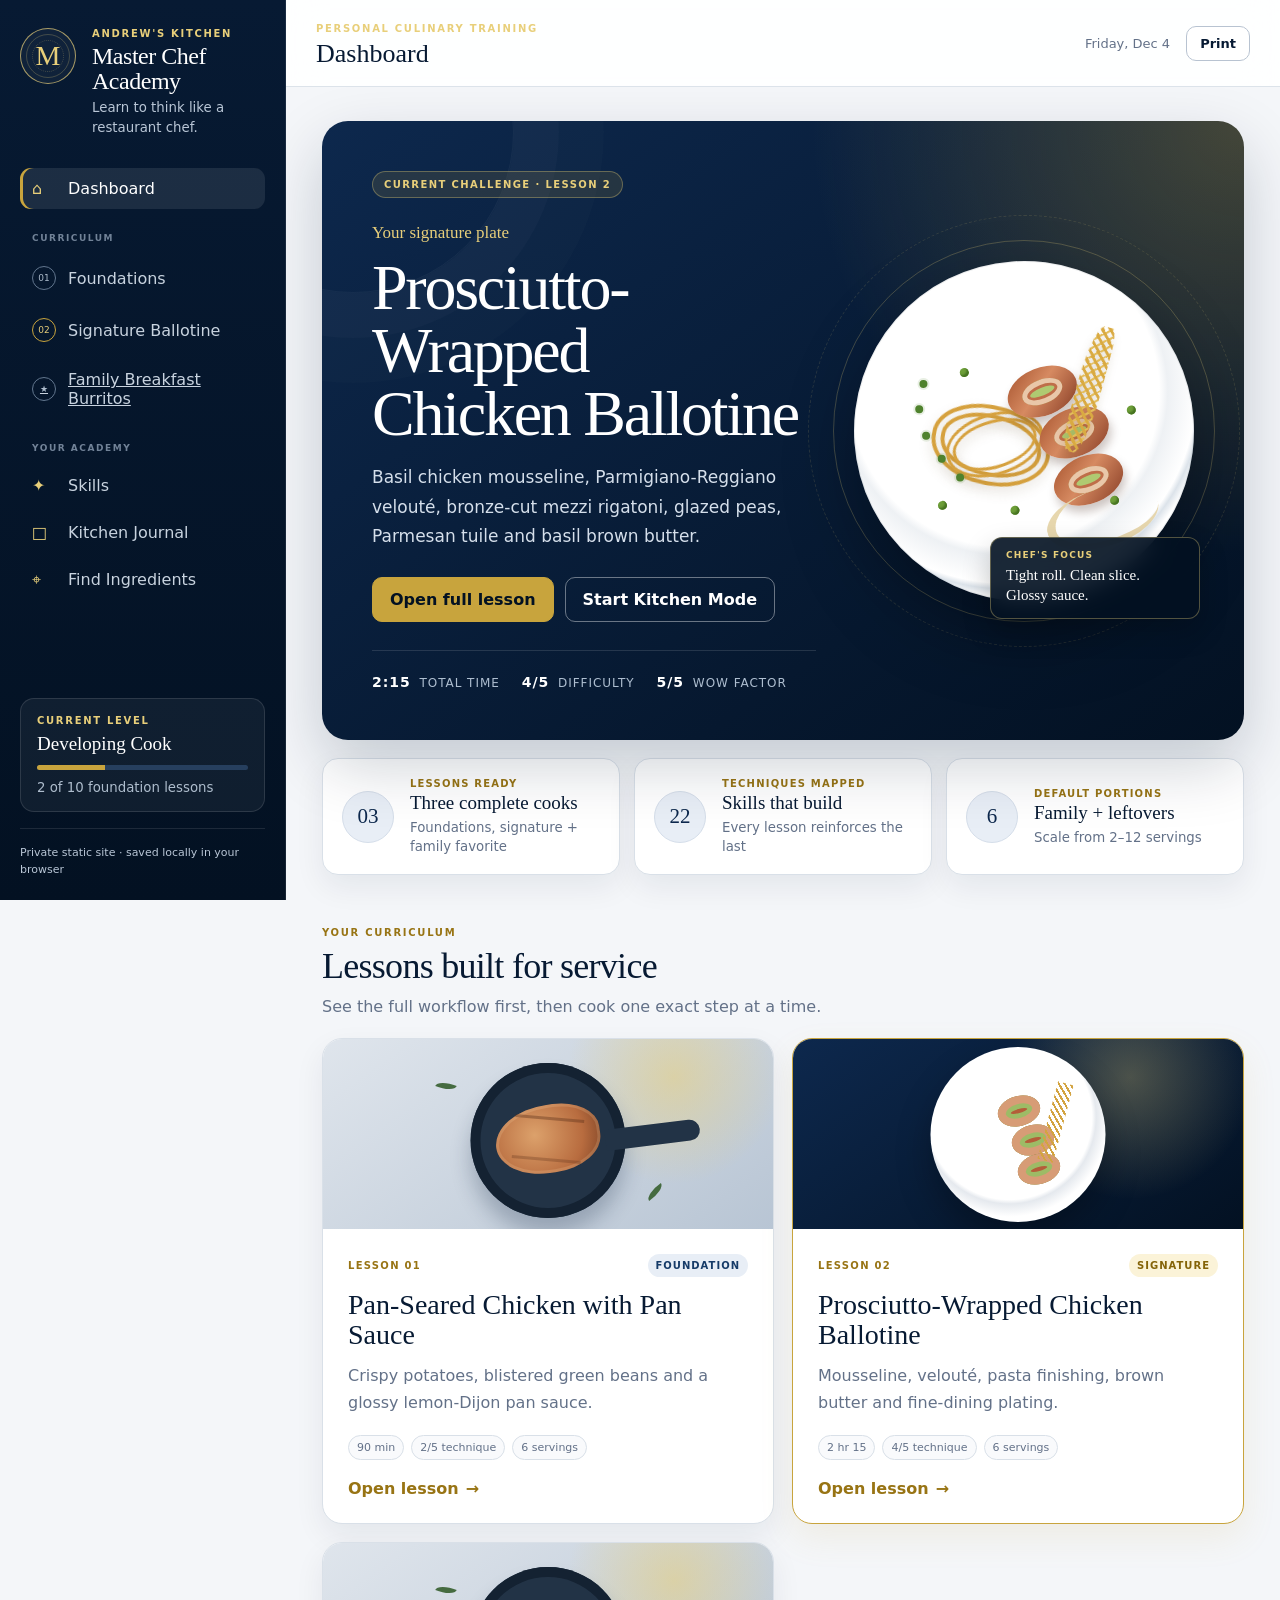
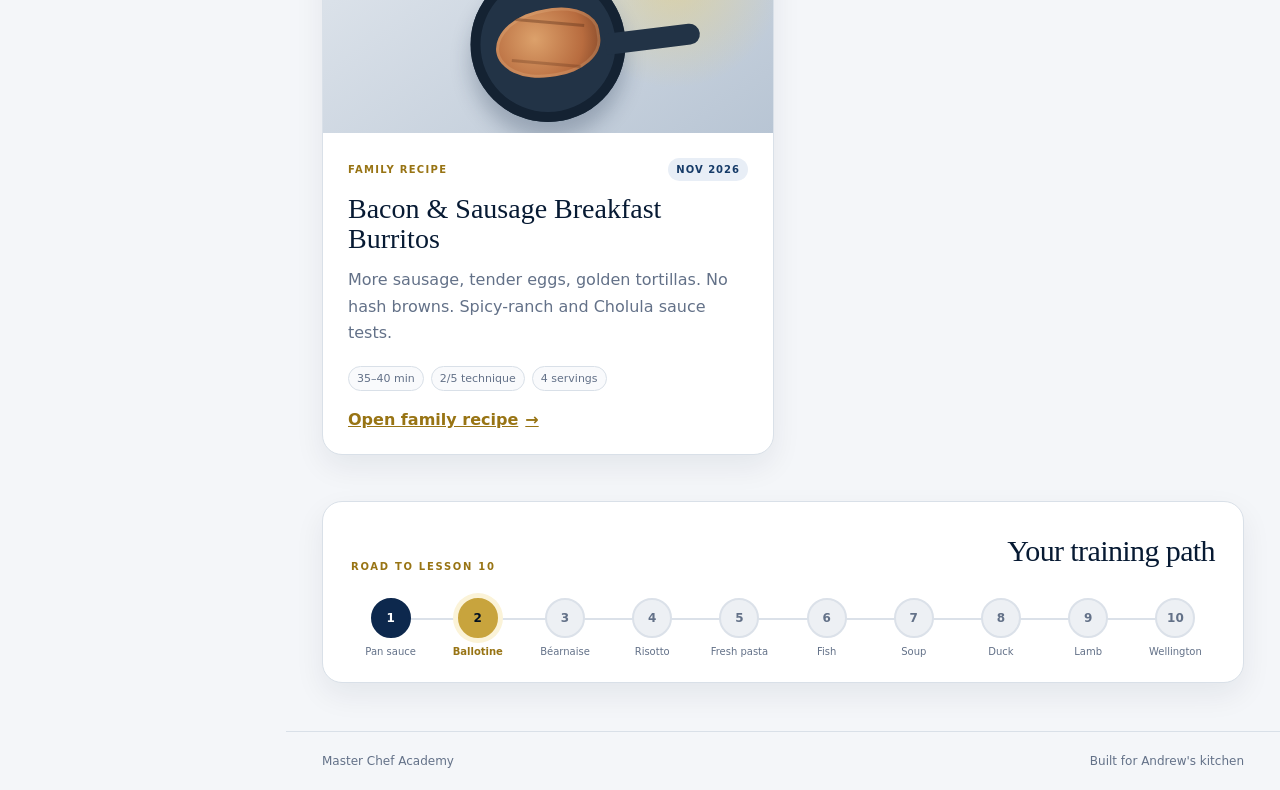
<file: index.html>
<!doctype html>
<html lang="en">
<head>
  <meta charset="utf-8" />
  <meta name="viewport" content="width=device-width, initial-scale=1, viewport-fit=cover" />
  <meta name="theme-color" content="#071a33" />
  <meta name="description" content="Andrew's personal Master Chef Academy — structured cooking lessons, kitchen mode, recipe scaling, and density-aware metric conversions." />
  <meta name="color-scheme" content="light" />
  <title>Master Chef Academy</title>
  <link rel="icon" href="data:image/svg+xml,%3Csvg xmlns='http://www.w3.org/2000/svg' viewBox='0 0 64 64'%3E%3Crect width='64' height='64' rx='14' fill='%23071a33'/%3E%3Ccircle cx='32' cy='32' r='20' fill='none' stroke='%23d4af37' stroke-width='3'/%3E%3Cpath d='M20 39V24h5l7 9 7-9h5v15h-5V31l-7 9-7-9v8z' fill='%23fff'/%3E%3C/svg%3E" />
  <link rel="stylesheet" href="styles.css" />
</head>
<body>
  <div class="mobile-overlay" id="mobileOverlay" hidden></div>
  <div class="shell">
    <aside class="sidebar" id="sidebar" aria-label="Primary navigation">
      <div class="brand">
        <div class="brand-mark" aria-hidden="true"><span>M</span></div>
        <div class="brand-copy">
          <span class="eyebrow">Andrew's kitchen</span>
          <strong>Master Chef<br />Academy</strong>
          <small>Learn to think like a restaurant chef.</small>
        </div>
      </div>

      <nav>
        <button class="nav-link active" data-view="dashboard"><span class="nav-icon">⌂</span><span>Dashboard</span></button>
        <div class="nav-section-label">Curriculum</div>
        <button class="nav-link" data-view="lesson-1"><span class="lesson-dot">01</span><span>Foundations</span></button>
        <button class="nav-link" data-view="lesson-2"><span class="lesson-dot gold">02</span><span>Signature Ballotine</span></button>
        <a class="nav-link" href="breakfast-burritos.html"><span class="lesson-dot">★</span><span>Family Breakfast Burritos</span></a>
        <div class="nav-section-label">Your academy</div>
        <button class="nav-link" data-view="skills"><span class="nav-icon">✦</span><span>Skills</span></button>
        <button class="nav-link" data-view="journal"><span class="nav-icon">□</span><span>Kitchen Journal</span></button>
        <button class="nav-link" data-view="stores"><span class="nav-icon">⌖</span><span>Find Ingredients</span></button>
      </nav>

      <div class="sidebar-card">
        <span class="eyebrow">Current level</span>
        <strong>Developing Cook</strong>
        <div class="mini-progress"><span style="width:32%"></span></div>
        <small>2 of 10 foundation lessons</small>
      </div>
      <div class="sidebar-note">Private static site · saved locally in your browser</div>
    </aside>

    <main class="main">
      <header class="topbar">
        <button class="menu-btn" id="menuBtn" aria-label="Open navigation" aria-expanded="false">☰</button>
        <div class="topbar-copy">
          <span class="eyebrow">Personal culinary training</span>
          <h1 id="pageTitle">Dashboard</h1>
        </div>
        <div class="topbar-meta" id="todayLabel"></div>
        <button class="button secondary compact" id="printBtn">Print</button>
      </header>

      <section class="view active" id="dashboard">
        <div class="dashboard-wrap">
          <section class="hero">
            <div class="hero-copy">
              <span class="pill">Current challenge · Lesson 2</span>
              <p class="hero-kicker">Your signature plate</p>
              <h2>Prosciutto-Wrapped<br />Chicken Ballotine</h2>
              <p>Basil chicken mousseline, Parmigiano-Reggiano velouté, bronze-cut mezzi rigatoni, glazed peas, Parmesan tuile and basil brown butter.</p>
              <div class="hero-actions">
                <button class="button" data-open="lesson-2">Open full lesson</button>
                <button class="button ghost" data-kitchen="lesson2">Start Kitchen Mode</button>
              </div>
              <div class="hero-facts">
                <span><strong>2:15</strong> total time</span>
                <span><strong>4/5</strong> difficulty</span>
                <span><strong>5/5</strong> wow factor</span>
              </div>
            </div>

            <div class="dish-stage" role="img" aria-label="Stylized fine-dining plate with chicken medallions, pasta, peas, sauce dots and Parmesan tuile">
              <div class="gold-orbit orbit-one"></div>
              <div class="gold-orbit orbit-two"></div>
              <div class="plate">
                <div class="pasta nest-one"></div>
                <div class="pasta nest-two"></div>
                <div class="medallion m1"><i></i></div>
                <div class="medallion m2"><i></i></div>
                <div class="medallion m3"><i></i></div>
                <div class="tuile"></div>
                <span class="pea p1"></span><span class="pea p2"></span><span class="pea p3"></span><span class="pea p4"></span><span class="pea p5"></span>
                <span class="oil o1"></span><span class="oil o2"></span><span class="oil o3"></span><span class="oil o4"></span><span class="oil o5"></span>
                <div class="sauce-swoosh"></div>
              </div>
              <div class="chef-note"><span>Chef's focus</span><strong>Tight roll. Clean slice. Glossy sauce.</strong></div>
            </div>
          </section>

          <section class="academy-summary" aria-label="Academy summary">
            <article class="summary-card">
              <div class="summary-icon">03</div>
              <div><span>Lessons ready</span><strong>Three complete cooks</strong><small>Foundations, signature + family favorite</small></div>
            </article>
            <article class="summary-card">
              <div class="summary-icon">22</div>
              <div><span>Techniques mapped</span><strong>Skills that build</strong><small>Every lesson reinforces the last</small></div>
            </article>
            <article class="summary-card">
              <div class="summary-icon">6</div>
              <div><span>Default portions</span><strong>Family + leftovers</strong><small>Scale from 2–12 servings</small></div>
            </article>
          </section>

          <div class="section-heading">
            <div><span class="eyebrow dark">Your curriculum</span><h2>Lessons built for service</h2><p>See the full workflow first, then cook one exact step at a time.</p></div>
          </div>

          <div class="lesson-grid">
            <article class="lesson-card foundation-card">
              <div class="lesson-art foundation-art" aria-hidden="true">
                <span class="skillet"></span><span class="chicken-sear"></span><span class="herb h1"></span><span class="herb h2"></span>
              </div>
              <div class="lesson-card-body">
                <div class="lesson-card-top"><span class="lesson-number">Lesson 01</span><span class="status-badge">Foundation</span></div>
                <h3>Pan-Seared Chicken with Pan Sauce</h3>
                <p>Crispy potatoes, blistered green beans and a glossy lemon-Dijon pan sauce.</p>
                <div class="meta"><span>90 min</span><span>2/5 technique</span><span>6 servings</span></div>
                <button class="text-button" data-open="lesson-1">Open lesson <span>→</span></button>
              </div>
            </article>

            <article class="lesson-card featured signature-card">
              <div class="lesson-art signature-art" aria-hidden="true">
                <div class="mini-plate"><span class="mini-medal a"></span><span class="mini-medal b"></span><span class="mini-medal c"></span><span class="mini-tuile"></span></div>
              </div>
              <div class="lesson-card-body">
                <div class="lesson-card-top"><span class="lesson-number">Lesson 02</span><span class="status-badge gold-badge">Signature</span></div>
                <h3>Prosciutto-Wrapped Chicken Ballotine</h3>
                <p>Mousseline, velouté, pasta finishing, brown butter and fine-dining plating.</p>
                <div class="meta"><span>2 hr 15</span><span>4/5 technique</span><span>6 servings</span></div>
                <button class="text-button" data-open="lesson-2">Open lesson <span>→</span></button>
              </div>
            </article>
            <article class="lesson-card foundation-card">
              <div class="lesson-art foundation-art" aria-hidden="true"><span class="skillet"></span><span class="chicken-sear"></span><span class="herb h1"></span></div>
              <div class="lesson-card-body">
                <div class="lesson-card-top"><span class="lesson-number">Family recipe</span><span class="status-badge">Nov 2026</span></div>
                <h3>Bacon &amp; Sausage Breakfast Burritos</h3>
                <p>More sausage, tender eggs, golden tortillas. No hash browns. Spicy-ranch and Cholula sauce tests.</p>
                <div class="meta"><span>35–40 min</span><span>2/5 technique</span><span>4 servings</span></div>
                <a class="text-button" href="breakfast-burritos.html">Open family recipe <span>→</span></a>
              </div>
            </article>
          </div>

          <section class="training-path">
            <div class="path-heading"><span class="eyebrow dark">Road to Lesson 10</span><h2>Your training path</h2></div>
            <div class="path-line" aria-label="Ten lesson training path">
              <button class="path-step complete" data-open="lesson-1"><span>1</span><small>Pan sauce</small></button>
              <button class="path-step current" data-open="lesson-2"><span>2</span><small>Ballotine</small></button>
              <div class="path-step locked"><span>3</span><small>Béarnaise</small></div>
              <div class="path-step locked"><span>4</span><small>Risotto</small></div>
              <div class="path-step locked"><span>5</span><small>Fresh pasta</small></div>
              <div class="path-step locked"><span>6</span><small>Fish</small></div>
              <div class="path-step locked"><span>7</span><small>Soup</small></div>
              <div class="path-step locked"><span>8</span><small>Duck</small></div>
              <div class="path-step locked"><span>9</span><small>Lamb</small></div>
              <div class="path-step locked"><span>10</span><small>Wellington</small></div>
            </div>
          </section>
        </div>
      </section>

      <section class="view" id="lesson-1"></section>
      <section class="view" id="lesson-2"></section>

      <section class="view" id="skills">
        <div class="content-narrow">
          <div class="page-intro">
            <span class="eyebrow dark">Technique map</span>
            <h2>Skills unlocked</h2>
            <p>Recipes come and go. These are the techniques you are actually learning to carry into every future dish.</p>
          </div>
          <div class="skill-grid" id="skillGrid"></div>
        </div>
      </section>

      <section class="view" id="journal">
        <div class="content-narrow">
          <div class="page-intro">
            <span class="eyebrow dark">After service</span>
            <h2>Kitchen Journal</h2>
            <p>Your notes remain private and save only in this browser. Capture what worked while the cook is still fresh.</p>
          </div>
          <div class="journal-card">
            <label>Lesson
              <select id="journalLesson"><option>Lesson 1 · Pan-Seared Chicken</option><option>Lesson 2 · Chicken Ballotine</option></select>
            </label>
            <label>What went well?<textarea id="wentWell" rows="5" placeholder="The chicken was juicy, the potatoes were crisp..."></textarea></label>
            <label>What would you change?<textarea id="changeNext" rows="5" placeholder="Start the sauce earlier, reduce it farther..."></textarea></label>
            <label>Overall score out of 100<input id="journalScore" type="number" min="0" max="100" placeholder="85" /></label>
            <button class="button" id="saveJournal">Save journal entry</button>
            <p id="journalStatus" class="status" aria-live="polite"></p>
          </div>
        </div>
      </section>


      <section class="view" id="stores">
        <div class="content-narrow">
          <div class="page-intro">
            <span class="eyebrow dark">Shopping assistant</span>
            <h2>Find ingredients nearby</h2>
            <p>Enter an address, city or ZIP code to find nearby grocery and specialty stores for the selected lesson. Store inventory is not guaranteed until you verify it with the retailer.</p>
          </div>

          <div class="store-finder-card">
            <div class="store-form-grid">
              <label>Address, city or ZIP code
                <input id="storeAddress" type="text" autocomplete="street-address" placeholder="Example: 55446 or Plymouth, MN" />
              </label>
              <label>Recipe
                <select id="storeLesson">
                  <option value="lesson-1">Lesson 1 · Pan-Seared Chicken</option>
                  <option value="lesson-2" selected>Lesson 2 · Chicken Ballotine</option>
                </select>
              </label>
              <label>Search radius
                <select id="storeRadius">
                  <option value="4828">3 miles</option>
                  <option value="8047" selected>5 miles</option>
                  <option value="16093">10 miles</option>
                  <option value="24140">15 miles</option>
                </select>
              </label>
              <button class="button store-search-button" id="findStores" type="button">Find nearby stores</button>
            </div>
            <p class="store-privacy">The search runs only when you press the button. Your address is sent to OpenStreetMap's geocoding service and is not saved by this site. A city or ZIP code provides more privacy.</p>
          </div>

          <div class="store-shopping-preview" id="storeShoppingPreview"></div>
          <div class="store-status" id="storeStatus" aria-live="polite"></div>
          <div class="store-results" id="storeResults"></div>
          <p class="osm-attribution">Store locations and geocoding: © OpenStreetMap contributors. Nearby results may be incomplete or outdated.</p>
        </div>
      </section>

      <footer class="site-footer"><span>Master Chef Academy</span><span>Built for Andrew's kitchen</span></footer>
    </main>
  </div>

  <dialog id="kitchenDialog">
    <div class="kitchen-shell">
      <header>
        <div><span class="eyebrow">Kitchen Mode</span><h2 id="kitchenTitle">Lesson</h2></div>
        <button class="icon-btn" id="closeKitchen" aria-label="Close Kitchen Mode">×</button>
      </header>
      <div class="progress"><span id="progressBar"></span></div>
      <div class="kitchen-time" id="kitchenTime"></div>
      <h3 id="kitchenStepTitle"></h3>
      <div id="kitchenBody" class="kitchen-body"></div>
      <div class="kitchen-actions">
        <button class="button secondary" id="prevStep">Previous</button>
        <span id="stepCounter"></span>
        <button class="button" id="nextStep">Next</button>
      </div>
    </div>
  </dialog>

  <script src="app.js"></script>
  <script>
    // Keep the signature ballotine garlic-free, including older cached recipe data.
    lesson2.shopping.Produce = lesson2.shopping.Produce.filter(item => item !== '2 garlic cloves');
    renderLesson('lesson-2', lesson2);
  </script>
</body>
</html>
</file>
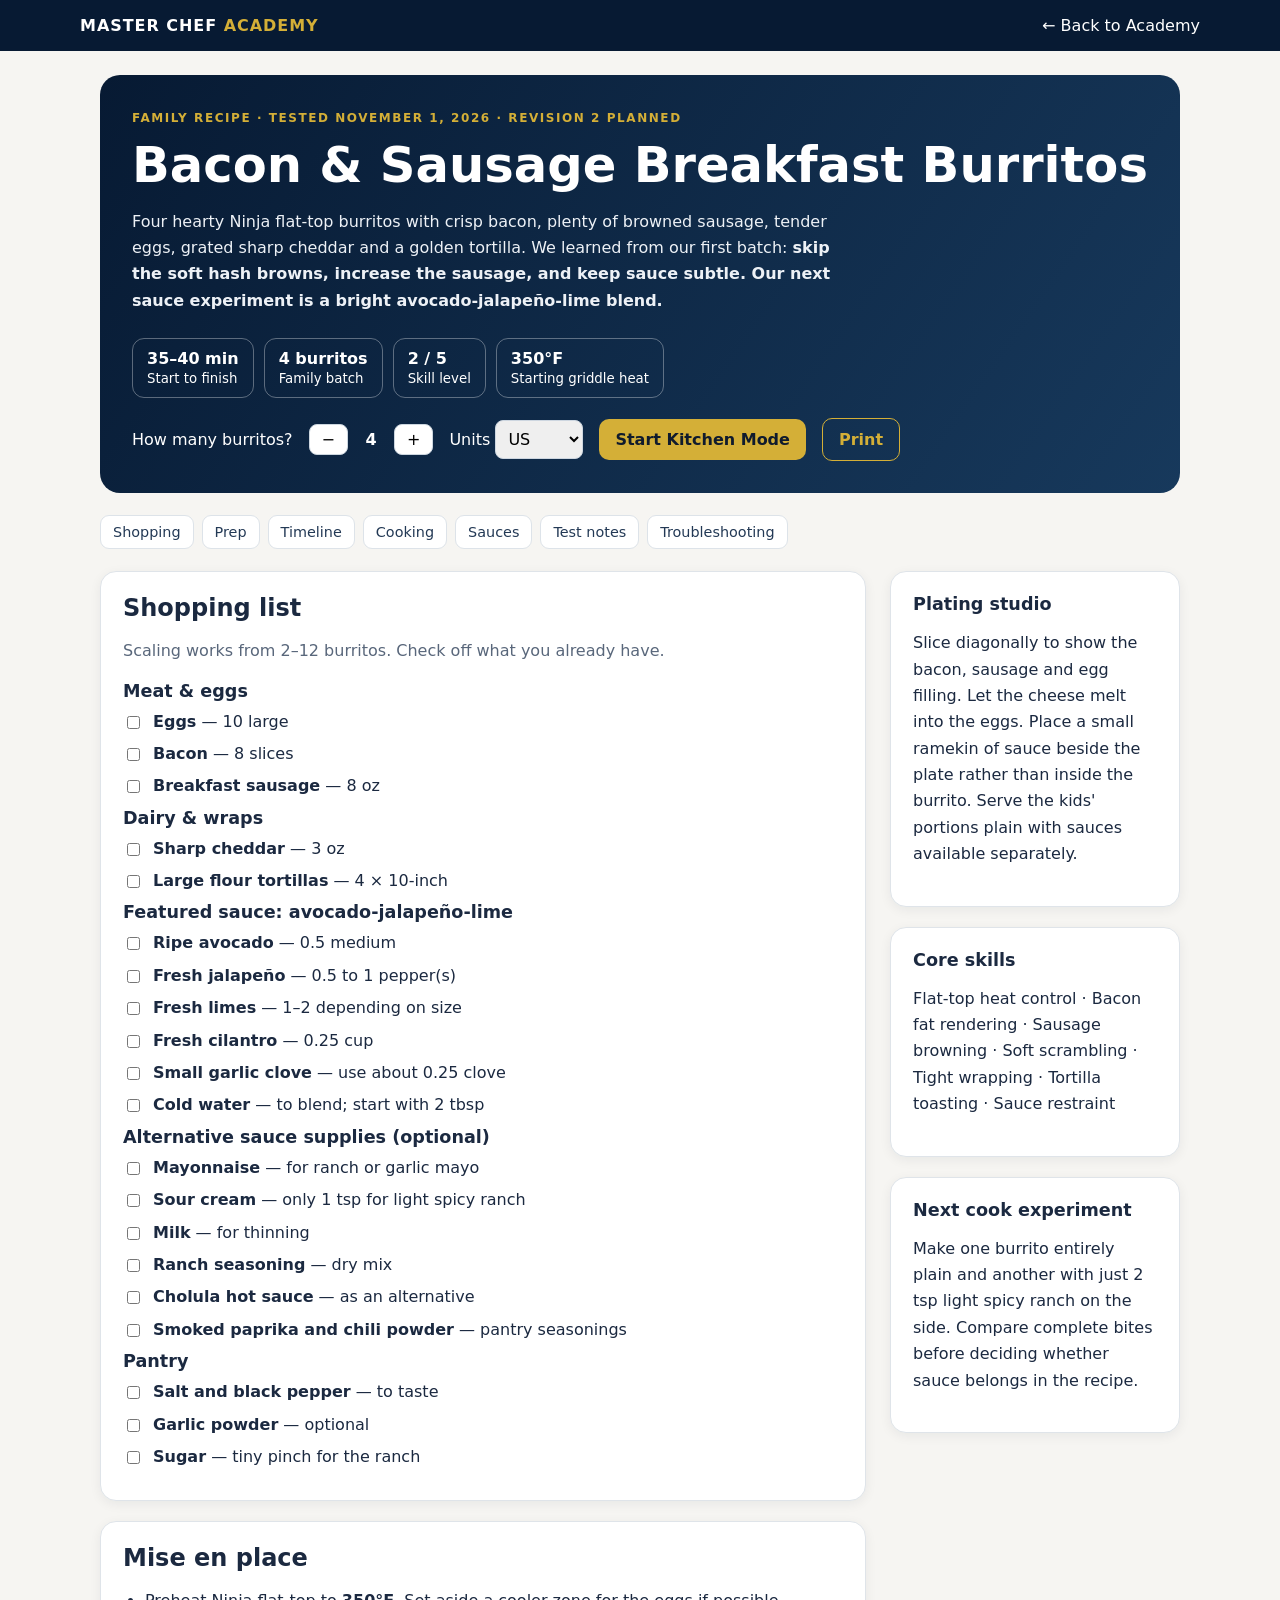
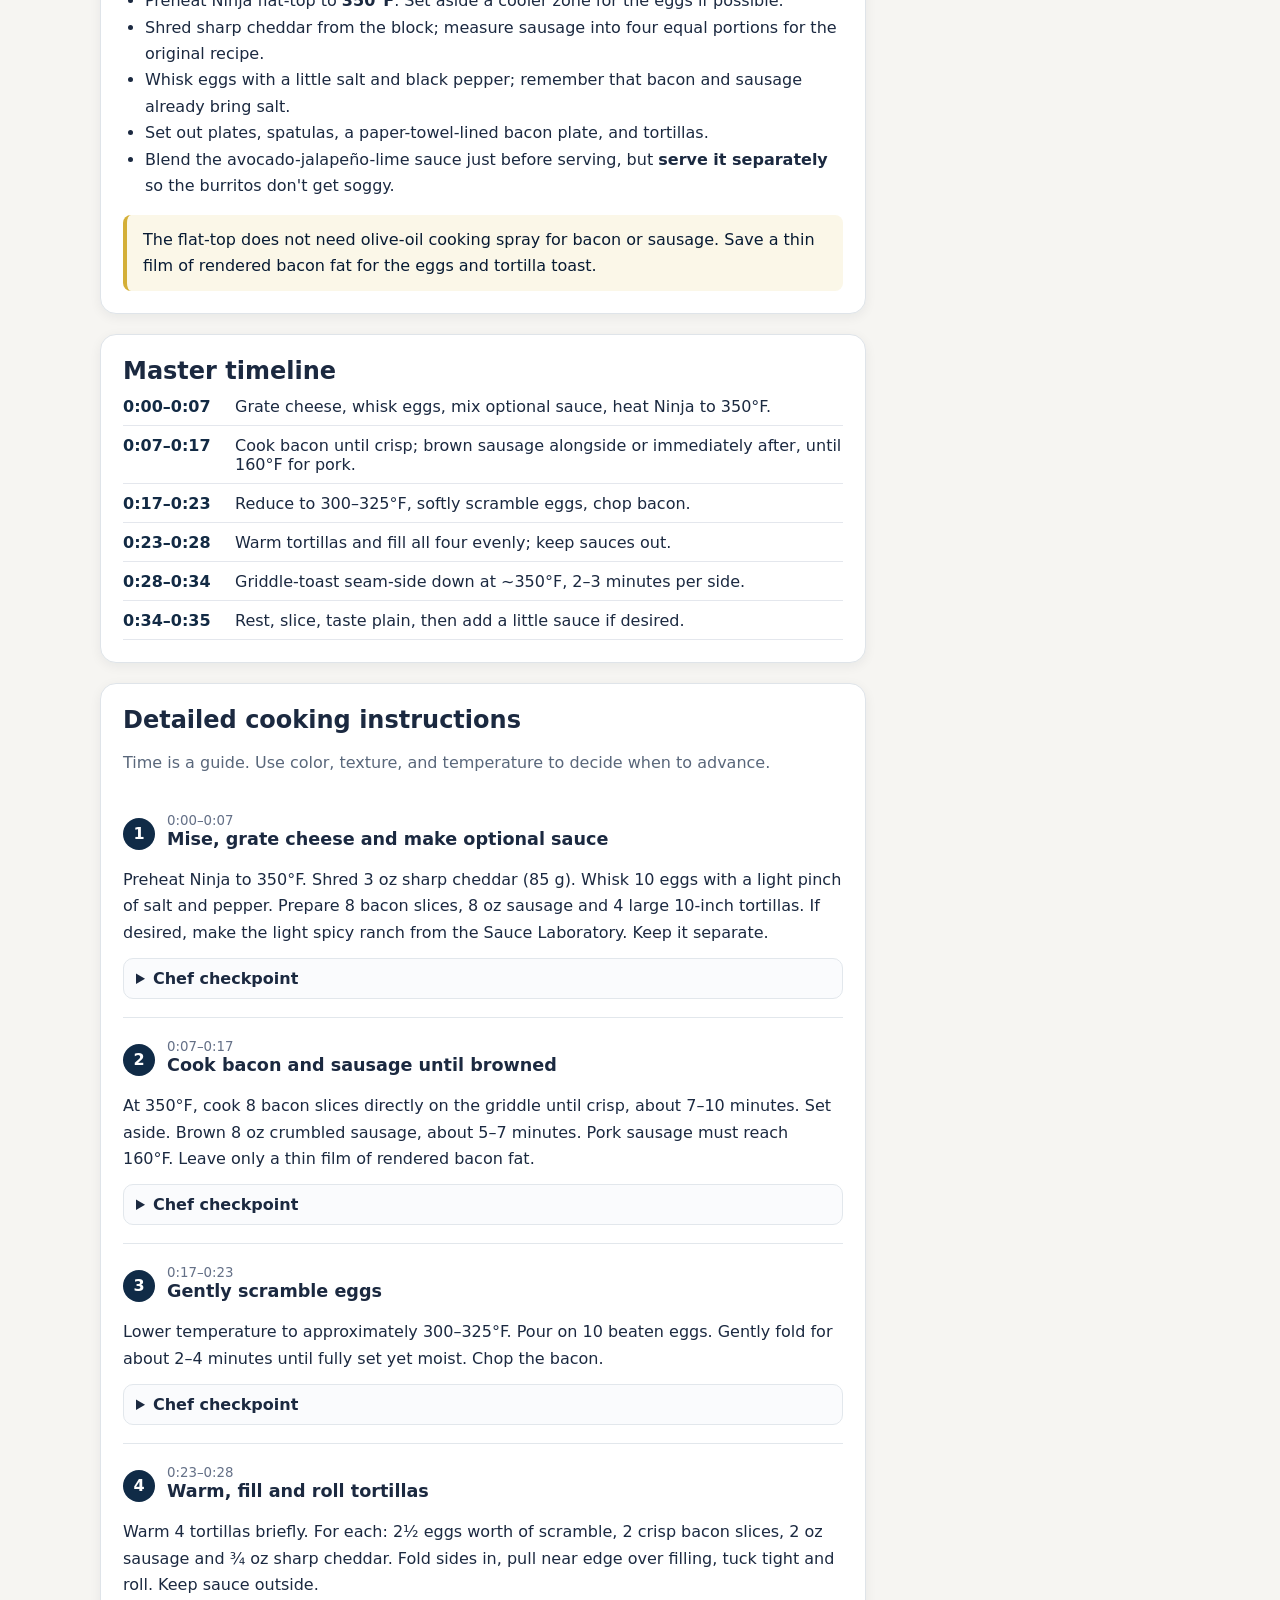
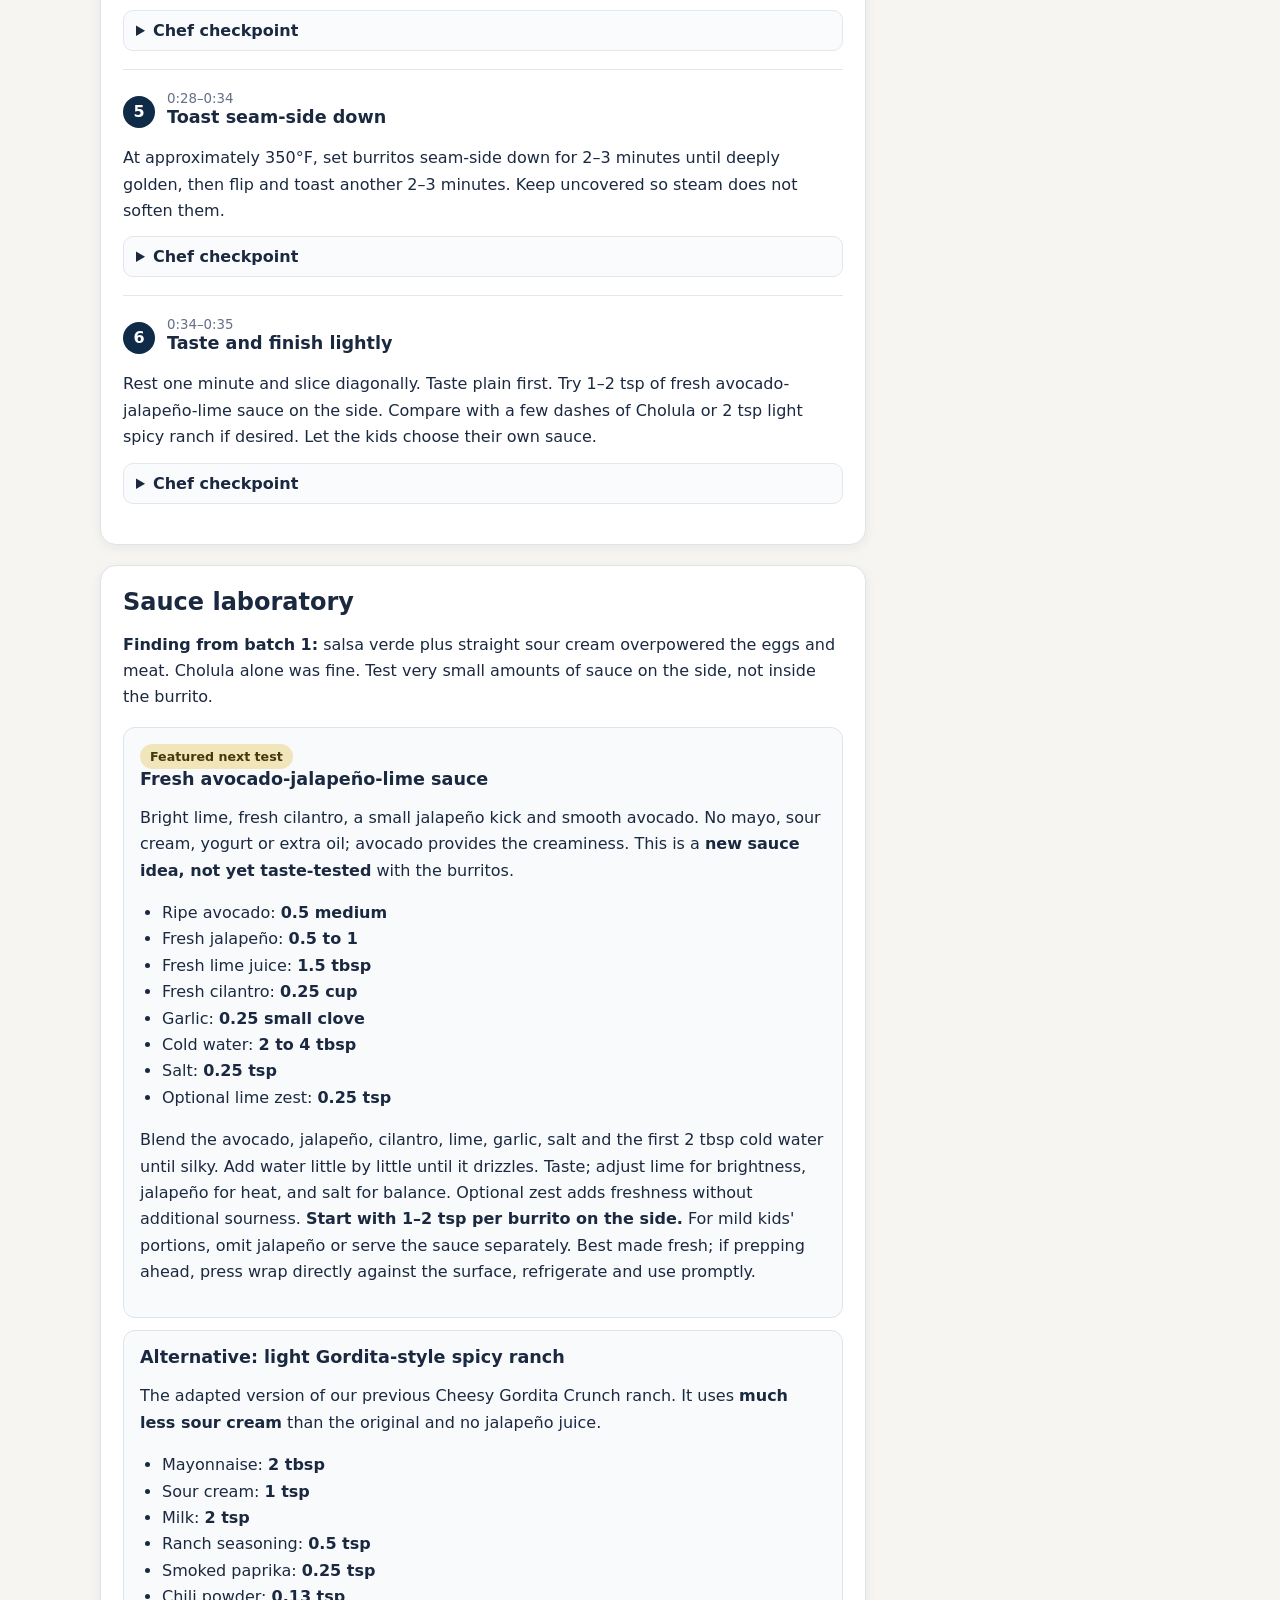
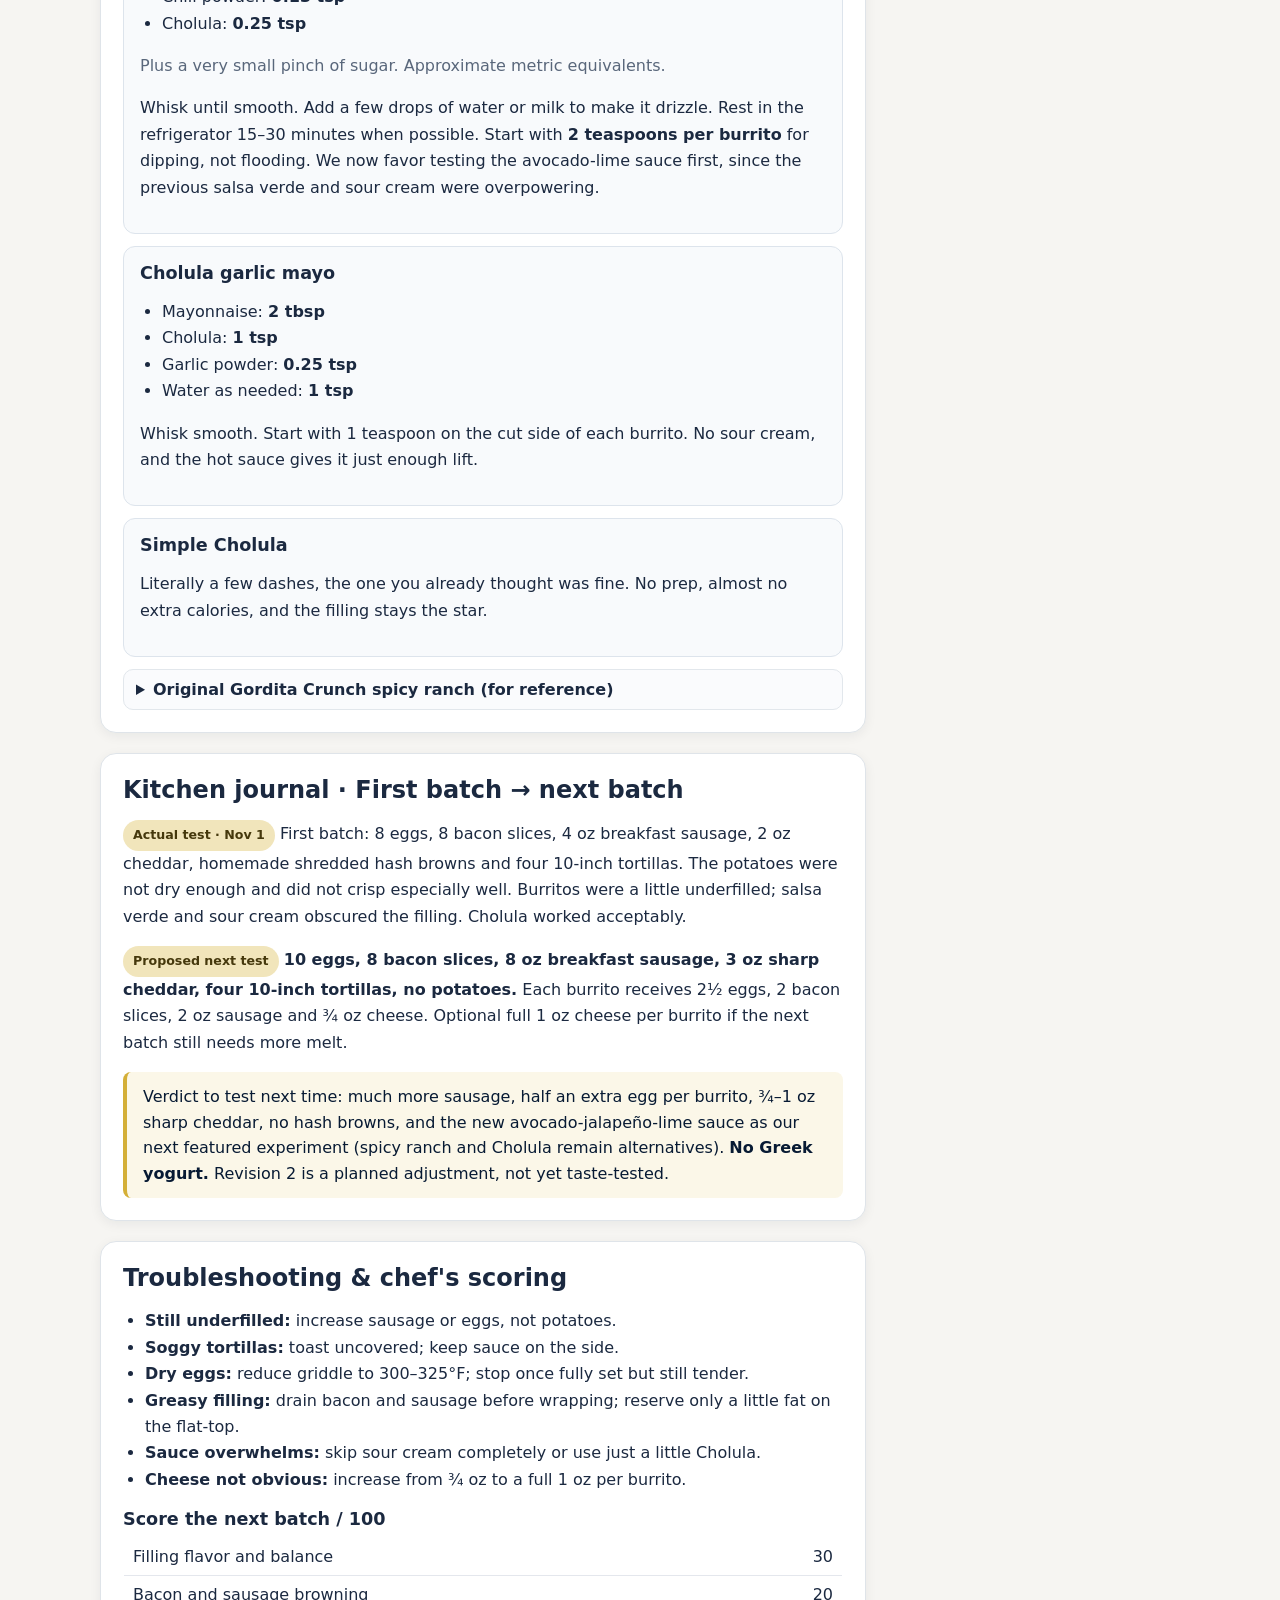
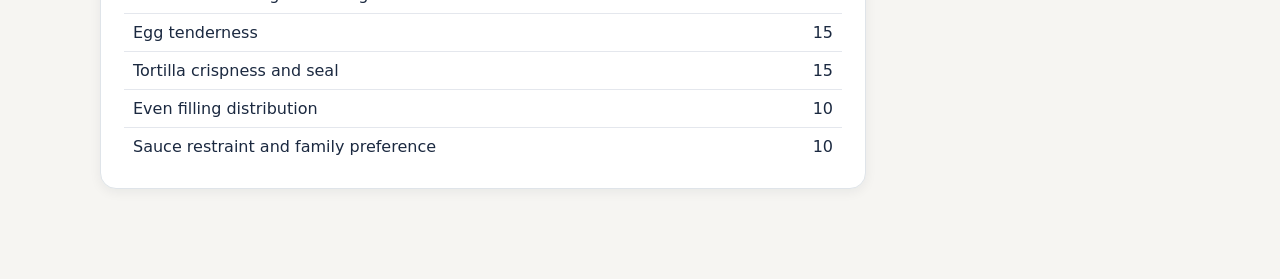
<file: breakfast-burritos.html>
<!doctype html>
<html lang="en">
<head>
  <meta charset="utf-8"><meta name="viewport" content="width=device-width, initial-scale=1">
  <meta name="theme-color" content="#071a33">
  <title>Family Breakfast Burritos | Master Chef Academy</title>
  <link rel="stylesheet" href="styles.css">
  <style>
    :root{--navy:#071a33;--gold:#d4af37;--cream:#f6f5f2;--ink:#1b2940;}
    *{box-sizing:border-box}
    body{margin:0;background:var(--cream);color:var(--ink);font-family:system-ui,-apple-system,"Segoe UI",Arial,sans-serif}
    .academy-top{background:var(--navy);color:white;padding:1rem max(20px,calc((100vw - 1120px)/2));display:flex;justify-content:space-between;align-items:center;gap:1rem}
    .academy-top a{color:white;text-decoration:none}.academy-brand{font-weight:800;letter-spacing:.06em}.academy-brand em{color:var(--gold);font-style:normal}
    .page{max-width:1120px;margin:0 auto;padding:24px 20px 70px}
    .recipe-hero{background:linear-gradient(125deg,#071a33,#17395c);color:white;border-radius:20px;padding:32px;margin-bottom:22px}
    .eyebrow{font-size:.75rem;letter-spacing:.13em;text-transform:uppercase;color:var(--gold);font-weight:800}
    h1{font-size:clamp(2rem,5vw,3.1rem);line-height:1.1;margin:12px 0}
    h2{margin:0 0 12px;font-size:1.5rem}h3{margin:0 0 8px;font-size:1.1rem}
    .recipe-hero p{max-width:70ch;color:#edf1f6;line-height:1.65}
    .facts{display:flex;flex-wrap:wrap;gap:10px;margin-top:24px}.fact{border:1px solid #ffffff55;border-radius:12px;padding:10px 14px}
    .layout{display:grid;grid-template-columns:minmax(0,1fr) 290px;gap:24px;align-items:start}
    .panel{background:white;border:1px solid #dfe4e9;border-radius:16px;padding:22px;margin-bottom:20px;box-shadow:0 3px 12px #091b3210}
    .panel p,.panel li{line-height:1.65}.panel ol,.panel ul{padding-left:22px}
    .subtle{color:#59677b}.tag{display:inline-block;background:#f1e5bb;color:#45380c;border-radius:99px;font-size:.79rem;font-weight:700;padding:5px 10px}
    .callout{border-left:4px solid var(--gold);padding:12px 16px;background:#fbf7e8;border-radius:8px;line-height:1.6}
    .controls{display:flex;gap:16px;flex-wrap:wrap;align-items:center;margin-top:20px}
    button,select{font:inherit}.btn{background:var(--gold);border:0;border-radius:10px;padding:11px 16px;color:#101b2d;font-weight:800;cursor:pointer}
    .btn.outline{background:transparent;border:1px solid var(--gold);color:var(--gold)}.btn:disabled{opacity:.45;cursor:default}
    .stepper{display:flex;align-items:center;gap:12px}.stepper button{border:1px solid #ccd6df;background:white;border-radius:8px;padding:5px 12px;cursor:pointer}
    .stepper strong{min-width:22px;text-align:center}select{padding:8px;border-radius:8px;border:1px solid #cdd6e0}
    .check{display:flex;gap:10px;align-items:start;margin:10px 0;line-height:1.4}.check input{margin-top:5px;accent-color:#17395c}
    .method-step{padding:18px 0;border-top:1px solid #e2e7ec}.method-step:first-child{border-top:0}
    .method-step header{display:flex;align-items:center;gap:12px;margin-bottom:10px}.number{display:grid;place-items:center;min-width:32px;height:32px;border-radius:50%;background:#102b47;color:white;font-weight:800}
    .method-step small{color:#647087}.method-step p{margin:8px 0}
    details{margin-top:12px;border:1px solid #e2e7ec;border-radius:10px;padding:10px 12px;background:#fafbfd}
    details summary{cursor:pointer;font-weight:750}details p{margin:5px 0}
    .sauce{padding:16px;background:#f8fafc;border:1px solid #dde4ec;border-radius:12px;margin-top:12px}
    .score-table{width:100%;border-collapse:collapse}.score-table th,.score-table td{border-bottom:1px solid #e4e7ed;padding:9px;text-align:left}
    .section-links{display:flex;flex-wrap:wrap;gap:8px;margin-bottom:22px}
    .section-links a{font-size:.9rem;padding:8px 12px;background:white;border:1px solid #dde3e9;border-radius:9px;color:#233955;text-decoration:none}
    .timeline{display:grid;gap:10px}.timeline div{display:grid;grid-template-columns:100px 1fr;gap:12px;border-bottom:1px solid #e4e7ed;padding-bottom:9px}
    .timeline strong{color:#122a44}
    dialog{border:none;border-radius:18px;width:min(640px,94vw);max-height:90vh;box-shadow:0 24px 80px #0006;padding:0}
    dialog::backdrop{background:#071a33bb}
    .kitchen-header{background:var(--navy);color:white;padding:20px 24px}.kitchen-header p{color:#cbd7e6}
    .kitchen-content{padding:24px}.kitchen-actions{display:flex;align-items:center;gap:10px;justify-content:space-between;border-top:1px solid #dde4ea;padding:14px 24px}
    .kitchen-actions button{padding:8px 12px;border-radius:8px;border:1px solid #b3c2cf;background:white;cursor:pointer}
    .kitchen-actions button.primary{background:var(--gold);border-color:var(--gold);font-weight:800}
    .kitchen-progress{height:6px;background:#d9dfeb}.kitchen-progress div{height:100%;background:var(--gold)}
    .mobile-action{display:none}
    @media(max-width:800px){.layout{grid-template-columns:1fr}.recipe-hero{padding:22px}.page{padding:14px 14px 45px}.academy-top{padding:13px 16px}.panel{padding:17px}.mobile-action{display:block}}
    @media print{.academy-top,.controls,.section-links,.btn,.kitchen-actions{display:none!important}body{background:white}.layout{display:block}.panel,.recipe-hero{box-shadow:none;break-inside:avoid}.recipe-hero{color:black;background:white;border:1px solid #999}.recipe-hero p{color:black}}
  </style>
</head>
<body>
<header class="academy-top"><a class="academy-brand" href="index.html">MASTER CHEF <em>ACADEMY</em></a><a href="index.html">← Back to Academy</a></header>
<main class="page">
  <section class="recipe-hero">
    <span class="eyebrow">Family recipe · Tested November 1, 2026 · Revision 2 planned</span>
    <h1>Bacon & Sausage Breakfast Burritos</h1>
    <p>Four hearty Ninja flat-top burritos with crisp bacon, plenty of browned sausage, tender eggs, grated sharp cheddar and a golden tortilla. We learned from our first batch: <strong>skip the soft hash browns, increase the sausage, and keep sauce subtle. Our next sauce experiment is a bright avocado-jalapeño-lime blend.</strong></p>
    <div class="facts"><div class="fact"><strong>35–40 min</strong><br><small>Start to finish</small></div><div class="fact"><strong id="heroYield">4 burritos</strong><br><small>Family batch</small></div><div class="fact"><strong>2 / 5</strong><br><small>Skill level</small></div><div class="fact"><strong>350°F</strong><br><small>Starting griddle heat</small></div></div>
    <div class="controls">
      <span>How many burritos?</span>
      <div class="stepper"><button id="minus" aria-label="Reduce batch">−</button><strong id="servings">4</strong><button id="plus" aria-label="Increase batch">+</button></div>
      <label>Units <select id="units"><option value="us">US</option><option value="metric">Metric</option></select></label>
      <button class="btn" id="startKitchen" type="button">Start Kitchen Mode</button>
      <button class="btn outline" id="printRecipe" type="button">Print</button>
    </div>
  </section>
  <nav class="section-links" aria-label="Recipe sections"><a href="#shopping">Shopping</a><a href="#mise">Prep</a><a href="#timeline">Timeline</a><a href="#steps">Cooking</a><a href="#sauces">Sauces</a><a href="#notes">Test notes</a><a href="#troubleshooting">Troubleshooting</a></nav>
  <div class="layout">
    <div>
      <section class="panel" id="shopping"><h2>Shopping list</h2><p class="subtle">Scaling works from 2–12 burritos. Check off what you already have.</p><div id="shoppingItems"></div></section>
      <section class="panel" id="mise"><h2>Mise en place</h2>
        <ul><li>Preheat Ninja flat-top to <strong>350°F</strong>. Set aside a cooler zone for the eggs if possible.</li><li>Shred sharp cheddar from the block; measure sausage into four equal portions for the original recipe.</li><li>Whisk eggs with a little salt and black pepper; remember that bacon and sausage already bring salt.</li><li>Set out plates, spatulas, a paper-towel-lined bacon plate, and tortillas.</li><li>Blend the avocado-jalapeño-lime sauce just before serving, but <strong>serve it separately</strong> so the burritos don't get soggy.</li></ul>
        <div class="callout">The flat-top does not need olive-oil cooking spray for bacon or sausage. Save a thin film of rendered bacon fat for the eggs and tortilla toast.</div>
      </section>
      <section class="panel" id="timeline"><h2>Master timeline</h2><div class="timeline">
        <div><strong>0:00–0:07</strong><span>Grate cheese, whisk eggs, mix optional sauce, heat Ninja to 350°F.</span></div>
        <div><strong>0:07–0:17</strong><span>Cook bacon until crisp; brown sausage alongside or immediately after, until 160°F for pork.</span></div>
        <div><strong>0:17–0:23</strong><span>Reduce to 300–325°F, softly scramble eggs, chop bacon.</span></div>
        <div><strong>0:23–0:28</strong><span>Warm tortillas and fill all four evenly; keep sauces out.</span></div>
        <div><strong>0:28–0:34</strong><span>Griddle-toast seam-side down at ~350°F, 2–3 minutes per side.</span></div>
        <div><strong>0:34–0:35</strong><span>Rest, slice, taste plain, then add a little sauce if desired.</span></div>
      </div></section>
      <section class="panel" id="steps"><h2>Detailed cooking instructions</h2><p class="subtle">Time is a guide. Use color, texture, and temperature to decide when to advance.</p><div id="method"></div></section>
      <section class="panel" id="sauces"><h2>Sauce laboratory</h2><p><strong>Finding from batch 1:</strong> salsa verde plus straight sour cream overpowered the eggs and meat. Cholula alone was fine. Test very small amounts of sauce on the side, not inside the burrito.</p>
        <div class="sauce"><span class="tag">Featured next test</span><h3>Fresh avocado-jalapeño-lime sauce</h3>
        <p>Bright lime, fresh cilantro, a small jalapeño kick and smooth avocado. No mayo, sour cream, yogurt or extra oil; avocado provides the creaminess. This is a <strong>new sauce idea, not yet taste-tested</strong> with the burritos.</p>
        <div id="avocadoAmounts"></div>
        <p>Blend the avocado, jalapeño, cilantro, lime, garlic, salt and the first 2 tbsp cold water until silky. Add water little by little until it drizzles. Taste; adjust lime for brightness, jalapeño for heat, and salt for balance. Optional zest adds freshness without additional sourness. <strong>Start with 1–2 tsp per burrito on the side.</strong> For mild kids' portions, omit jalapeño or serve the sauce separately. Best made fresh; if prepping ahead, press wrap directly against the surface, refrigerate and use promptly.</p></div>
        <div class="sauce"><h3>Alternative: light Gordita-style spicy ranch</h3><p>The adapted version of our previous Cheesy Gordita Crunch ranch. It uses <strong>much less sour cream</strong> than the original and no jalapeño juice.</p><div id="ranchAmounts"></div><p>Whisk until smooth. Add a few drops of water or milk to make it drizzle. Rest in the refrigerator 15–30 minutes when possible. Start with <strong>2 teaspoons per burrito</strong> for dipping, not flooding. We now favor testing the avocado-lime sauce first, since the previous salsa verde and sour cream were overpowering.</p></div>
        <div class="sauce"><h3>Cholula garlic mayo</h3><div id="mayoAmounts"></div><p>Whisk smooth. Start with 1 teaspoon on the cut side of each burrito. No sour cream, and the hot sauce gives it just enough lift.</p></div>
        <div class="sauce"><h3>Simple Cholula</h3><p>Literally a few dashes, the one you already thought was fine. No prep, almost no extra calories, and the filling stays the star.</p></div>
        <details><summary>Original Gordita Crunch spicy ranch (for reference)</summary><p>120 g mayonnaise, 60 g sour cream, 20–30 g milk/buttermilk, 8–10 g ranch seasoning, 2 g paprika, 1 g chili/chipotle powder, 0.5–1 g cayenne and 1 g sugar. Optional hot sauce and a tiny squeeze of lime. <strong>Original correction: no jalapeño juice.</strong> This is the stronger historical sauce, <em>not</em> the adapted burrito version.</p></details>
      </section>
      <section class="panel" id="notes"><h2>Kitchen journal · First batch → next batch</h2>
        <p><span class="tag">Actual test · Nov 1</span> First batch: 8 eggs, 8 bacon slices, 4 oz breakfast sausage, 2 oz cheddar, homemade shredded hash browns and four 10-inch tortillas. The potatoes were not dry enough and did not crisp especially well. Burritos were a little underfilled; salsa verde and sour cream obscured the filling. Cholula worked acceptably.</p>
        <p><span class="tag">Proposed next test</span> <strong>10 eggs, 8 bacon slices, 8 oz breakfast sausage, 3 oz sharp cheddar, four 10-inch tortillas, no potatoes.</strong> Each burrito receives 2½ eggs, 2 bacon slices, 2 oz sausage and ¾ oz cheese. Optional full 1 oz cheese per burrito if the next batch still needs more melt.</p>
        <div class="callout">Verdict to test next time: much more sausage, half an extra egg per burrito, ¾–1 oz sharp cheddar, no hash browns, and the new avocado-jalapeño-lime sauce as our next featured experiment (spicy ranch and Cholula remain alternatives). <strong>No Greek yogurt.</strong> Revision 2 is a planned adjustment, not yet taste-tested.</div>
      </section>
      <section class="panel" id="troubleshooting"><h2>Troubleshooting & chef's scoring</h2>
        <ul><li><strong>Still underfilled:</strong> increase sausage or eggs, not potatoes.</li><li><strong>Soggy tortillas:</strong> toast uncovered; keep sauce on the side.</li><li><strong>Dry eggs:</strong> reduce griddle to 300–325°F; stop once fully set but still tender.</li><li><strong>Greasy filling:</strong> drain bacon and sausage before wrapping; reserve only a little fat on the flat-top.</li><li><strong>Sauce overwhelms:</strong> skip sour cream completely or use just a little Cholula.</li><li><strong>Cheese not obvious:</strong> increase from ¾ oz to a full 1 oz per burrito.</li></ul>
        <h3>Score the next batch / 100</h3><table class="score-table"><tbody><tr><td>Filling flavor and balance</td><td>30</td></tr><tr><td>Bacon and sausage browning</td><td>20</td></tr><tr><td>Egg tenderness</td><td>15</td></tr><tr><td>Tortilla crispness and seal</td><td>15</td></tr><tr><td>Even filling distribution</td><td>10</td></tr><tr><td>Sauce restraint and family preference</td><td>10</td></tr></tbody></table>
      </section>
    </div>
    <aside>
      <div class="panel"><h3>Plating studio</h3><p>Slice diagonally to show the bacon, sausage and egg filling. Let the cheese melt into the eggs. Place a small ramekin of sauce beside the plate rather than inside the burrito. Serve the kids' portions plain with sauces available separately.</p></div>
      <div class="panel"><h3>Core skills</h3><p>Flat-top heat control · Bacon fat rendering · Sausage browning · Soft scrambling · Tight wrapping · Tortilla toasting · Sauce restraint</p></div>
      <div class="panel"><h3>Next cook experiment</h3><p>Make one burrito entirely plain and another with just 2 tsp light spicy ranch on the side. Compare complete bites before deciding whether sauce belongs in the recipe.</p></div>
    </aside>
  </div>
</main>
<dialog id="kitchenDialog" aria-label="Interactive kitchen mode">
  <div class="kitchen-header"><span class="eyebrow">Master Chef Academy · Kitchen Mode</span><h2 id="kitchenTitle">Breakfast burritos</h2><p id="kitchenTime">Step 1</p></div>
  <div class="kitchen-progress"><div id="kitchenProgress" style="width:0"></div></div>
  <div class="kitchen-content"><h3 id="kitchenStepTitle"></h3><p id="kitchenStepBody"></p><div class="callout" id="kitchenCheck"></div></div>
  <div class="kitchen-actions"><button id="kitchenBack">Previous</button><span id="kitchenCounter"></span><button class="primary" id="kitchenNext">Next</button><button id="kitchenClose">Close</button></div>
</dialog>
<script>
(()=>{
  const $=s=>document.querySelector(s);
  const shopping=$('#shoppingItems'),method=$('#method'),avocado=$('#avocadoAmounts'),ranch=$('#ranchAmounts'),mayo=$('#mayoAmounts');
  let n=4,unit='us',idx=0;
  const fmt=x=>Number.isInteger(x)?String(x):Number(x.toFixed(2)).toString();
  const f=()=>n/4;
  const sauces={
    avocado:[['Ripe avocado',.5,'medium',75,'g (approx)'],['Fresh jalapeño',.5,'to 1',.5,'to 1 pepper'],['Fresh lime juice',1.5,'tbsp',22,'mL'],['Fresh cilantro',.25,'cup',10,'g (loose)'],['Garlic',.25,'small clove',.25,'small clove'],['Cold water',2,'to 4 tbsp',30,'to 60 mL'],['Salt',.25,'tsp',1.5,'g (approx)'],['Optional lime zest',.25,'tsp',.25,'tsp']],
    ranch:[['Mayonnaise',2,'tbsp',30,'g'],['Sour cream',1,'tsp',5,'g'],['Milk',2,'tsp',10,'g'],['Ranch seasoning',.5,'tsp',1.5,'g'],['Smoked paprika',.25,'tsp',.6,'g'],['Chili powder',.125,'tsp',.3,'g'],['Cholula',.25,'tsp',1.25,'mL']],
    mayo:[['Mayonnaise',2,'tbsp',30,'g'],['Cholula',1,'tsp',5,'mL'],['Garlic powder',.25,'tsp',.6,'g'],['Water as needed',1,'tsp',5,'mL']]
  };
  const scaled=(x)=>fmt(x*f());
  function measures(arr){return '<ul>'+arr.map(([name,a,u,b,v])=>'<li>'+name+': <strong>'+(unit==='us'?scaled(a)+' '+u:scaled(b)+' '+v)+'</strong></li>').join('')+'</ul>'}
  const tasks=[
    {t:'Mise, grate cheese and make optional sauce',time:'0:00–0:07',body:()=> 'Preheat Ninja to 350°F. Shred '+scaled(3)+' oz sharp cheddar ('+scaled(85)+' g). Whisk '+scaled(10)+' eggs with a light pinch of salt and pepper. Prepare '+scaled(8)+' bacon slices, '+scaled(8)+' oz sausage and '+n+' large 10-inch tortillas. If desired, make the light spicy ranch from the Sauce Laboratory. Keep it separate.',check:'Cheese is shredded; eggs uniformly whisked; no olive oil spray needed for the bacon. Sauce should taste subtle, not sour-cream-forward.'},
    {t:'Cook bacon and sausage until browned',time:'0:07–0:17',body:()=> 'At 350°F, cook '+scaled(8)+' bacon slices directly on the griddle until crisp, about 7–10 minutes. Set aside. Brown '+scaled(8)+' oz crumbled sausage, about 5–7 minutes. Pork sausage must reach 160°F. Leave only a thin film of rendered bacon fat.',check:'Bacon has crisp edges; sausage crumbles are deeply browned, not steamed. Avoid excess oil.'},
    {t:'Gently scramble eggs',time:'0:17–0:23',body:()=> 'Lower temperature to approximately 300–325°F. Pour on '+scaled(10)+' beaten eggs. Gently fold for about 2–4 minutes until fully set yet moist. Chop the bacon.',check:'Eggs are fully cooked but tender, not dry or browned.'},
    {t:'Warm, fill and roll tortillas',time:'0:23–0:28',body:()=> 'Warm '+n+' tortillas briefly. For each: 2½ eggs worth of scramble, 2 crisp bacon slices, 2 oz sausage and ¾ oz sharp cheddar. Fold sides in, pull near edge over filling, tuck tight and roll. Keep sauce outside.',check:'Four satisfyingly full burritos with sealed sides; no potatoes or sauce inside.'},
    {t:'Toast seam-side down',time:'0:28–0:34',body:()=> 'At approximately 350°F, set burritos seam-side down for 2–3 minutes until deeply golden, then flip and toast another 2–3 minutes. Keep uncovered so steam does not soften them.',check:'Exterior is golden and crisp, cheese melted, seam sealed.'},
    {t:'Taste and finish lightly',time:'0:34–0:35',body:()=> 'Rest one minute and slice diagonally. Taste plain first. Try 1–2 tsp of fresh avocado-jalapeño-lime sauce on the side. Compare with a few dashes of Cholula or 2 tsp light spicy ranch if desired. Let the kids choose their own sauce.',check:'The bacon, sausage, egg and cheddar remain dominant. Any sauce is only an accent.'}
  ];
  function render(){
    $('#servings').textContent=n;$('#heroYield').textContent=n+' burritos';
    const items=[
      ['Meat & eggs',[['Eggs',scaled(10)+' large'],['Bacon',scaled(8)+' slices'],['Breakfast sausage',unit==='us'?scaled(8)+' oz':scaled(227)+' g']]],
      ['Dairy & wraps',[['Sharp cheddar',unit==='us'?scaled(3)+' oz':scaled(85)+' g'],['Large flour tortillas',n+' × 10-inch']]],
      ['Featured sauce: avocado-jalapeño-lime',[['Ripe avocado',scaled(.5)+' medium'],['Fresh jalapeño',scaled(.5)+' to '+scaled(1)+' pepper(s)'],['Fresh limes',scaled(1)+'–'+scaled(2)+' depending on size'],['Fresh cilantro',unit==='us'?scaled(.25)+' cup':scaled(10)+' g'],['Small garlic clove','use about '+scaled(.25)+' clove'],['Cold water','to blend; start with '+(unit==='us'?scaled(2)+' tbsp':scaled(30)+' mL')]]],
      ['Alternative sauce supplies (optional)',[['Mayonnaise','for ranch or garlic mayo'],['Sour cream','only '+(unit==='us'?scaled(1)+' tsp':scaled(5)+' g')+' for light spicy ranch'],['Milk','for thinning'],['Ranch seasoning','dry mix'],['Cholula hot sauce','as an alternative'],['Smoked paprika and chili powder','pantry seasonings']]],
      ['Pantry',[['Salt and black pepper','to taste'],['Garlic powder','optional'],['Sugar','tiny pinch for the ranch']]]
    ];
    shopping.innerHTML=items.map(([group,parts])=>'<h3>'+group+'</h3>'+parts.map(([item,amount])=>'<label class="check"><input type="checkbox"><span><strong>'+item+'</strong> — '+amount+'</span></label>').join('')).join('');
    avocado.innerHTML=measures(sauces.avocado);
    ranch.innerHTML=measures(sauces.ranch)+'<p class="subtle">Plus a very small pinch of sugar. Approximate metric equivalents.</p>';
    mayo.innerHTML=measures(sauces.mayo);
    method.innerHTML=tasks.map((s,i)=>'<article class="method-step"><header><span class="number">'+(i+1)+'</span><div><small>'+s.time+'</small><h3>'+s.t+'</h3></div></header><p>'+s.body()+'</p><details><summary>Chef checkpoint</summary><p>'+s.check+'</p></details></article>').join('');
    $('#minus').disabled=n<=2;$('#plus').disabled=n>=12;
  }
  $('#minus').onclick=()=>{n=Math.max(2,n-1);render()};
  $('#plus').onclick=()=>{n=Math.min(12,n+1);render()};
  $('#units').onchange=e=>{unit=e.target.value;render()};
  $('#printRecipe').onclick=()=>window.print();
  const dialog=$('#kitchenDialog');
  function renderKitchen(){
    const s=tasks[idx];$('#kitchenTitle').textContent=s.t;$('#kitchenTime').textContent=s.time;$('#kitchenStepTitle').textContent=s.t;$('#kitchenStepBody').textContent=s.body();$('#kitchenCheck').textContent='Chef checkpoint: '+s.check;$('#kitchenCounter').textContent=(idx+1)+' of '+tasks.length;$('#kitchenProgress').style.width=(100*(idx+1)/tasks.length)+'%';$('#kitchenBack').disabled=idx===0;$('#kitchenNext').textContent=idx===tasks.length-1?'Finish':'Next';
  }
  $('#startKitchen').onclick=()=>{idx=0;renderKitchen();dialog.showModal()};
  $('#kitchenBack').onclick=()=>{if(idx>0){idx--;renderKitchen()}};
  $('#kitchenNext').onclick=()=>{if(idx<tasks.length-1){idx++;renderKitchen()}else dialog.close()};
  $('#kitchenClose').onclick=()=>dialog.close();
  render();
})();
</script>
</body>
</html>
</file>
<file: styles.css>
:root {
  --navy-950:#031122;
  --navy-900:#071a33;
  --navy-800:#0d284d;
  --navy-700:#163b68;
  --navy-100:#e8eef6;
  --gold-700:#987414;
  --gold-500:#c8a43d;
  --gold-300:#e8cf7a;
  --white:#ffffff;
  --paper:#f4f6f9;
  --grey-100:#edf0f4;
  --grey-200:#dbe1e9;
  --grey-400:#a8b2c0;
  --ink:#10233e;
  --muted:#637188;
  --line:#d9e0e8;
  --success:#2f7d5b;
  --shadow:0 20px 55px rgba(7,26,51,.10);
  --soft-shadow:0 12px 30px rgba(7,26,51,.07);
  --serif:Georgia,"Times New Roman",serif;
  --sans:Inter,ui-sans-serif,system-ui,-apple-system,BlinkMacSystemFont,"Segoe UI",sans-serif;
}
*{box-sizing:border-box}
html{scroll-behavior:smooth;background:var(--paper)}
body{margin:0;font-family:var(--sans);background:var(--paper);color:var(--ink);min-width:320px}
button,input,select,textarea{font:inherit}
button{touch-action:manipulation}
button:focus-visible,input:focus-visible,select:focus-visible,textarea:focus-visible{outline:3px solid rgba(200,164,61,.4);outline-offset:2px}
[hidden]{display:none!important}
.shell{display:grid;grid-template-columns:286px minmax(0,1fr);min-height:100vh}
.sidebar{position:sticky;top:0;height:100vh;padding:28px 20px 22px;background:linear-gradient(180deg,var(--navy-900),var(--navy-950));border-right:1px solid rgba(255,255,255,.08);display:flex;flex-direction:column;z-index:40;color:var(--white);overflow-y:auto}
.brand{display:grid;grid-template-columns:58px 1fr;gap:14px;align-items:start;margin-bottom:30px}
.brand-mark{width:56px;height:56px;border:1px solid rgba(232,207,122,.7);border-radius:50%;display:grid;place-items:center;position:relative;background:rgba(255,255,255,.04)}
.brand-mark:before,.brand-mark:after{content:"";position:absolute;inset:5px;border:1px solid rgba(232,207,122,.24);border-radius:50%}
.brand-mark:after{inset:11px;border-style:dotted}
.brand-mark span{font-family:var(--serif);font-size:28px;color:var(--gold-300);z-index:1}
.brand-copy{display:grid;gap:5px}
.brand strong{font-family:var(--serif);font-size:24px;line-height:1.03;font-weight:500;letter-spacing:-.02em}
.brand small,.sidebar-note{color:#b9c6d6;line-height:1.5}
.eyebrow{text-transform:uppercase;letter-spacing:.17em;font-size:10px;color:var(--gold-300);font-weight:800}
.eyebrow.dark{color:var(--gold-700)}
.sidebar nav{display:grid;gap:6px}
.nav-section-label{text-transform:uppercase;letter-spacing:.17em;font-size:9px;color:#728398;font-weight:800;padding:18px 12px 6px}
.nav-link{border:0;background:transparent;color:#c8d3df;text-align:left;padding:11px 12px;border-radius:11px;cursor:pointer;display:grid;grid-template-columns:28px 1fr;align-items:center;gap:8px;transition:.18s ease}
.nav-link:hover,.nav-link.active{background:rgba(255,255,255,.09);color:white;box-shadow:inset 3px 0 var(--gold-500)}
.nav-icon{font-size:16px;color:var(--gold-300)}
.lesson-dot{width:24px;height:24px;border:1px solid #62768e;border-radius:50%;display:grid;place-items:center;font-size:9px;color:#aebdcd}
.lesson-dot.gold{border-color:var(--gold-500);color:var(--gold-300)}
.sidebar-card{margin-top:auto;padding:16px;border:1px solid rgba(255,255,255,.12);border-radius:14px;background:rgba(255,255,255,.05);display:grid;gap:7px}
.sidebar-card strong{font-family:var(--serif);font-size:19px;font-weight:500}
.sidebar-card small{color:#aebdcd}
.mini-progress{height:5px;border-radius:99px;background:#263f5e;overflow:hidden;margin:3px 0}
.mini-progress span{display:block;height:100%;background:var(--gold-500)}
.sidebar-note{font-size:11px;padding-top:16px;margin-top:16px;border-top:1px solid rgba(255,255,255,.1)}
.main{min-width:0;display:flex;flex-direction:column;min-height:100vh}
.topbar{display:flex;align-items:center;gap:16px;padding:17px 30px;border-bottom:1px solid rgba(217,224,232,.9);position:sticky;top:0;background:rgba(255,255,255,.91);backdrop-filter:blur(18px);z-index:30}
.topbar-copy{min-width:0}
.topbar h1{font-family:var(--serif);margin:3px 0 0;font-size:26px;font-weight:500;color:var(--navy-900);white-space:nowrap;overflow:hidden;text-overflow:ellipsis}
.topbar-meta{margin-left:auto;color:var(--muted);font-size:13px}
.menu-btn{display:none;width:42px;height:42px;border:1px solid var(--line);border-radius:10px;background:white;color:var(--navy-900);font-size:20px;cursor:pointer}
.button{border:1px solid var(--gold-500);background:var(--gold-500);color:var(--navy-950);padding:12px 17px;border-radius:10px;font-weight:800;cursor:pointer;transition:transform .16s ease,box-shadow .16s ease,filter .16s ease}
.button:hover{filter:brightness(1.04);transform:translateY(-1px);box-shadow:0 8px 18px rgba(200,164,61,.18)}
.button.secondary{background:white;color:var(--navy-900);border-color:#b8c3d1}
.button.ghost{background:transparent;color:white;border-color:rgba(255,255,255,.4)}
.button.compact{padding:9px 13px;font-size:13px}
.view{display:none;padding:34px 36px 48px}
.view.active{display:block}
.dashboard-wrap,.lesson-wrap{max-width:1240px;margin:auto;width:100%}
.hero{min-height:500px;border-radius:26px;padding:50px;display:grid;grid-template-columns:minmax(0,1.25fr) minmax(340px,.75fr);gap:38px;align-items:center;background:radial-gradient(circle at 100% 0%,rgba(200,164,61,.31),transparent 39%),linear-gradient(145deg,var(--navy-800),var(--navy-950));color:white;box-shadow:0 25px 65px rgba(7,26,51,.2);position:relative;overflow:hidden}
.hero:before{content:"";position:absolute;width:320px;height:320px;border:1px solid rgba(255,255,255,.045);border-radius:50%;left:-130px;top:-150px;box-shadow:0 0 0 45px rgba(255,255,255,.018),0 0 0 90px rgba(255,255,255,.012)}
.hero-copy{position:relative;z-index:2}
.hero-kicker{font-family:var(--serif);font-size:18px;color:var(--gold-300)!important;margin:20px 0 0!important}
.hero h2,.lesson-hero h2{font-family:var(--serif);font-size:clamp(44px,5vw,76px);line-height:.98;margin:10px 0 18px;font-weight:500;letter-spacing:-.035em}
.hero p,.lesson-hero p{color:#d5dfeb;line-height:1.72;font-size:17px;max-width:760px;margin:0}
.pill{display:inline-flex;align-items:center;padding:7px 11px;border-radius:999px;background:rgba(200,164,61,.14);color:var(--gold-300);font-size:10px;font-weight:800;text-transform:uppercase;letter-spacing:.14em;border:1px solid rgba(232,207,122,.34)}
.hero-actions{display:flex;gap:11px;flex-wrap:wrap;margin-top:26px}
.hero-facts{display:flex;gap:22px;flex-wrap:wrap;margin-top:28px;padding-top:23px;border-top:1px solid rgba(255,255,255,.12);font-size:12px;color:#aebed0;text-transform:uppercase;letter-spacing:.08em}
.hero-facts strong{color:white;font-size:14px;margin-right:4px}
.dish-stage{position:relative;min-height:400px;display:grid;place-items:center}
.plate{width:min(340px,82vw);aspect-ratio:1;border-radius:50%;background:radial-gradient(circle at 45% 38%,#fff 0 55%,#eef1f4 58%,#fff 68%,#dce3ea 70%,#fff 73%);box-shadow:0 34px 70px rgba(0,0,0,.34),inset 0 0 0 1px rgba(10,25,43,.08);position:relative;transform:rotate(-4deg);z-index:2}
.gold-orbit{position:absolute;border:1px solid rgba(232,207,122,.25);border-radius:50%}
.orbit-one{width:382px;height:382px}
.orbit-two{width:432px;height:432px;border-style:dashed;opacity:.55}
.pasta{position:absolute;width:120px;height:80px;border:13px double #d6a13e;border-radius:46% 54% 48% 52%;left:76px;top:142px;transform:rotate(14deg);filter:drop-shadow(0 6px 6px rgba(69,43,7,.16))}
.nest-two{width:100px;height:62px;left:90px;top:150px;border-width:10px;transform:rotate(-16deg)}
.medallion{position:absolute;width:72px;height:48px;border-radius:50%;background:linear-gradient(145deg,#a85530,#d68a61 45%,#8a3f27);box-shadow:0 7px 10px rgba(54,22,10,.25);display:grid;place-items:center;transform:rotate(-18deg)}
.medallion i{display:block;width:42px;height:24px;border-radius:50%;background:#afca71;box-shadow:inset 0 0 0 5px #e9c7a9,inset 0 0 0 8px #bf6e49}
.m1{left:155px;top:108px}.m2{left:184px;top:151px}.m3{left:195px;top:199px}
.tuile{position:absolute;width:25px;height:130px;left:225px;top:68px;border-radius:50% 20% 48% 30%;background:repeating-linear-gradient(48deg,#d9aa42 0 3px,transparent 3px 7px),repeating-linear-gradient(-42deg,#e3bd5b 0 2px,transparent 2px 7px);transform:rotate(19deg);filter:drop-shadow(0 8px 5px rgba(80,51,4,.18))}
.pea{position:absolute;width:9px;height:9px;border-radius:50%;background:#6d9e38;box-shadow:inset -2px -2px 2px #467321}
.p1{left:110px;top:103px}.p2{left:79px;top:234px}.p3{left:151px;top:244px}.p4{left:251px;top:241px}.p5{left:274px;top:152px}
.oil{position:absolute;width:8px;height:8px;border-radius:50%;background:#4f822d;box-shadow:0 0 0 2px rgba(79,130,45,.13)}
.o1{left:69px;top:112px}.o2{left:63px;top:137px}.o3{left:68px;top:164px}.o4{left:82px;top:188px}.o5{left:99px;top:208px}
.sauce-swoosh{position:absolute;width:115px;height:58px;border-radius:50%;border-left:9px solid #e6d5aa;border-bottom:6px solid #e6d5aa;right:40px;bottom:49px;transform:rotate(-13deg);opacity:.95}
.chef-note{position:absolute;right:-6px;bottom:12px;background:rgba(3,17,34,.9);border:1px solid rgba(232,207,122,.35);backdrop-filter:blur(12px);padding:12px 15px;border-radius:12px;z-index:3;max-width:210px;box-shadow:0 12px 28px rgba(0,0,0,.22)}
.chef-note span{display:block;text-transform:uppercase;letter-spacing:.13em;font-size:9px;color:var(--gold-300);font-weight:800;margin-bottom:5px}
.chef-note strong{font-family:var(--serif);font-size:15px;font-weight:500;line-height:1.3}
.academy-summary{display:grid;grid-template-columns:repeat(3,minmax(0,1fr));gap:14px;margin:18px 0 46px}
.summary-card{background:white;border:1px solid var(--line);border-radius:16px;padding:19px;display:grid;grid-template-columns:54px 1fr;gap:14px;align-items:center;box-shadow:var(--soft-shadow)}
.summary-icon{width:52px;height:52px;border-radius:50%;background:var(--navy-100);border:1px solid #d5deea;color:var(--navy-800);display:grid;place-items:center;font-family:var(--serif);font-size:21px}
.summary-card span{display:block;font-size:10px;text-transform:uppercase;letter-spacing:.12em;color:var(--gold-700);font-weight:800}
.summary-card strong{display:block;font-family:var(--serif);font-size:19px;font-weight:500;margin:3px 0;color:var(--navy-900)}
.summary-card small{color:var(--muted)}
.section-heading{display:flex;justify-content:space-between;align-items:end;margin:0 0 18px}
.section-heading h2,.path-heading h2,.page-intro h2,.content-narrow h2{font-family:var(--serif);font-size:36px;font-weight:500;margin:5px 0;color:var(--navy-900);letter-spacing:-.02em}
.section-heading p,.page-intro p{color:var(--muted);margin:7px 0 0;line-height:1.6}
.lesson-grid{display:grid;grid-template-columns:repeat(2,minmax(0,1fr));gap:18px}
.lesson-card{border:1px solid var(--line);border-radius:20px;background:white;box-shadow:var(--soft-shadow);overflow:hidden;transition:transform .2s ease,box-shadow .2s ease}
.lesson-card:hover{transform:translateY(-3px);box-shadow:0 22px 46px rgba(7,26,51,.12)}
.lesson-card.featured{border:1px solid var(--gold-500);box-shadow:0 14px 34px rgba(200,164,61,.11)}
.lesson-art{height:190px;position:relative;overflow:hidden}
.foundation-art{background:radial-gradient(circle at 78% 20%,rgba(232,207,122,.55),transparent 28%),linear-gradient(145deg,#dfe5ec,#b8c5d4)}
.signature-art{background:radial-gradient(circle at 75% 20%,rgba(232,207,122,.3),transparent 33%),linear-gradient(145deg,var(--navy-800),var(--navy-950))}
.skillet{position:absolute;width:155px;height:155px;border-radius:50%;background:#223346;left:50%;top:24px;transform:translateX(-50%);box-shadow:0 16px 20px rgba(16,35,62,.25),inset 0 0 0 10px #142232}
.skillet:after{content:"";position:absolute;width:95px;height:21px;border-radius:0 16px 16px 0;background:#223346;left:135px;top:67px;transform:rotate(-7deg);transform-origin:left center}
.chicken-sear{position:absolute;width:105px;height:68px;border-radius:56% 44% 50% 50%;background:radial-gradient(circle at 38% 42%,#dca16b,#b86c3f 63%,#794024);left:50%;top:66px;transform:translateX(-50%) rotate(-8deg);box-shadow:inset 0 0 0 3px rgba(255,222,176,.17)}
.chicken-sear:after{content:"";position:absolute;inset:12px 18px;border-top:3px solid rgba(88,46,24,.38);border-bottom:3px solid rgba(88,46,24,.28);transform:rotate(13deg)}
.herb{position:absolute;width:20px;height:8px;background:#456b40;border-radius:100% 0 100% 0}.h1{left:25%;top:43px;transform:rotate(22deg)}.h2{right:24%;bottom:33px;transform:rotate(-35deg)}
.mini-plate{position:absolute;width:175px;height:175px;border-radius:50%;background:radial-gradient(circle at 45% 40%,white 0 58%,#e5e9ee 61%,white 70%);left:50%;top:8px;transform:translateX(-50%);box-shadow:0 18px 35px rgba(0,0,0,.28)}
.mini-medal{position:absolute;width:43px;height:30px;border-radius:50%;background:#b45d39;box-shadow:inset 0 0 0 8px #d79c76,inset 0 0 0 13px #9dbb66;transform:rotate(-15deg)}
.mini-medal.a{left:67px;top:49px}.mini-medal.b{left:81px;top:78px}.mini-medal.c{left:87px;top:107px}.mini-tuile{position:absolute;width:16px;height:80px;left:117px;top:35px;background:repeating-linear-gradient(45deg,#d3a441 0 2px,transparent 2px 5px);transform:rotate(15deg)}
.lesson-card-body{padding:25px}
.lesson-card-top{display:flex;align-items:center;justify-content:space-between;gap:12px}
.lesson-number{color:var(--gold-700);text-transform:uppercase;letter-spacing:.13em;font-size:10px;font-weight:800}
.status-badge{font-size:10px;text-transform:uppercase;letter-spacing:.1em;padding:6px 8px;border-radius:999px;background:var(--navy-100);color:var(--navy-700);font-weight:800}
.gold-badge{background:#fbf3d8;color:#846308}
.lesson-card h3{font-family:var(--serif);font-size:28px;font-weight:500;line-height:1.08;margin:13px 0;color:var(--navy-900)}
.lesson-card p{color:var(--muted);line-height:1.65;margin:0}
.meta{display:flex;gap:7px;flex-wrap:wrap;margin:19px 0}
.meta span{border:1px solid var(--line);border-radius:999px;padding:5px 8px;font-size:11px;color:var(--muted);background:#f9fafc}
.text-button{border:0;background:none;color:var(--gold-700);font-weight:800;padding:0;cursor:pointer;display:flex;gap:7px;align-items:center}
.text-button span{transition:transform .16s}.text-button:hover span{transform:translateX(3px)}
.training-path{margin-top:46px;padding:28px 28px 24px;background:white;border:1px solid var(--line);border-radius:20px;box-shadow:var(--soft-shadow)}
.path-heading{display:flex;justify-content:space-between;align-items:end;gap:16px;margin-bottom:26px}
.path-heading h2{font-size:30px;margin:4px 0}
.path-line{display:grid;grid-template-columns:repeat(10,minmax(58px,1fr));gap:8px;position:relative}
.path-line:before{content:"";position:absolute;left:5%;right:5%;top:20px;height:2px;background:var(--grey-200)}
.path-step{border:0;background:transparent;display:grid;justify-items:center;gap:8px;color:var(--muted);position:relative;z-index:1;padding:0;min-width:0}
button.path-step{cursor:pointer}
.path-step span{width:40px;height:40px;border-radius:50%;display:grid;place-items:center;background:var(--grey-100);border:2px solid var(--grey-200);font-weight:800;font-size:12px}
.path-step small{font-size:10px;text-align:center;line-height:1.25}
.path-step.complete span{background:var(--navy-800);border-color:var(--navy-800);color:white}
.path-step.current span{background:var(--gold-500);border-color:var(--gold-500);color:var(--navy-950);box-shadow:0 0 0 5px #fbf3d8}
.path-step.current small{color:var(--gold-700);font-weight:800}
.lesson-hero{padding:42px;border-radius:24px;background:radial-gradient(circle at 100% 0%,rgba(200,164,61,.24),transparent 38%),linear-gradient(145deg,var(--navy-800),var(--navy-950));color:white;box-shadow:0 22px 55px rgba(7,26,51,.18);position:relative;overflow:hidden}
.lesson-hero:after{content:"MCA";position:absolute;right:24px;bottom:-38px;font-family:var(--serif);font-size:142px;letter-spacing:-.08em;color:rgba(255,255,255,.025);pointer-events:none}
.lesson-hero> *{position:relative;z-index:1}
.lesson-hero h2{max-width:900px}
.metrics{display:grid;grid-template-columns:repeat(4,1fr);gap:10px;margin-top:24px}
.metric{background:rgba(255,255,255,.07);border:1px solid rgba(255,255,255,.14);border-radius:14px;padding:17px}
.metric span{display:block;color:#b9c7d7;font-size:10px;text-transform:uppercase;letter-spacing:.11em}
.metric strong{font-family:var(--serif);font-size:27px;font-weight:500;display:block;margin-top:6px}
.recipe-controls{display:grid;grid-template-columns:180px 240px minmax(220px,1fr);gap:16px;align-items:end;margin:25px 0 5px;padding:17px;background:rgba(255,255,255,.075);border:1px solid rgba(255,255,255,.14);border-radius:15px}
.recipe-controls label{display:block;font-size:10px;text-transform:uppercase;letter-spacing:.11em;color:#b9c7d7;margin-bottom:7px;font-weight:800}
.recipe-controls select{width:100%;padding:11px 12px;border-radius:10px;border:1px solid rgba(255,255,255,.25);background:white;color:var(--navy-900)}
.serving-stepper{display:grid;grid-template-columns:44px 1fr 44px;align-items:center;background:white;color:var(--navy-900);border-radius:10px;overflow:hidden}
.serving-stepper button{height:43px;border:0;background:#edf1f6;color:var(--navy-900);font-size:21px;cursor:pointer}
.serving-stepper button:hover{background:#e0e6ee}
.serving-stepper strong{text-align:center;font-size:18px}
.control-note{font-size:12px!important;line-height:1.48!important;margin:0!important;color:#d7e0eb!important}
.lesson-tabs{display:flex;gap:7px;flex-wrap:wrap;padding:17px 0;position:sticky;top:78px;background:rgba(244,246,249,.96);backdrop-filter:blur(12px);z-index:20;border-bottom:1px solid var(--line)}
.lesson-tabs button{border:1px solid var(--line);background:white;color:var(--navy-800);border-radius:999px;padding:8px 11px;cursor:pointer;font-size:12px}
.lesson-tabs button:hover{border-color:var(--gold-500);color:var(--gold-700)}
.lesson-section{padding:38px 0;border-bottom:1px solid var(--line);scroll-margin-top:145px}
.lesson-section h3{font-family:var(--serif);font-size:34px;font-weight:500;margin:0 0 20px;color:var(--navy-900)}
.lesson-section h4{font-size:17px;margin:25px 0 10px;color:var(--navy-900)}
.lesson-section>p{color:var(--muted);line-height:1.72}
.two-col,.three-col{display:grid;grid-template-columns:repeat(2,minmax(0,1fr));gap:18px}.three-col{grid-template-columns:repeat(3,minmax(0,1fr))}
.paper-card,.journal-card{background:white;color:var(--ink);border:1px solid var(--line);border-radius:17px;padding:22px;box-shadow:0 8px 24px rgba(7,26,51,.05)}
.paper-card h4{color:var(--navy-900);margin-top:0}
.checklist{list-style:none;padding:0;margin:0;display:grid;gap:10px}
.checklist li{position:relative;padding-left:24px;line-height:1.55;color:#45566c}
.checklist li:before{content:"";position:absolute;left:0;top:.3em;width:13px;height:13px;border:1.5px solid var(--gold-500);border-radius:3px}
.ingredient-group{margin-bottom:24px}.ingredient-group:last-child{margin-bottom:0}
.ingredient-group h4{border-bottom:2px solid var(--gold-300);padding-bottom:8px;margin-bottom:3px}
.ingredient-row{display:flex;justify-content:space-between;gap:20px;padding:9px 0;border-bottom:1px dotted #cbd4df;color:#45566c}
.ingredient-row span:last-child{text-align:right;font-weight:700;color:var(--navy-900)}
.timeline{display:grid;gap:9px}
.timeline-row{display:grid;grid-template-columns:110px 1fr 1fr;gap:15px;align-items:start;padding:16px;border:1px solid var(--line);border-radius:13px;background:white;box-shadow:0 5px 14px rgba(7,26,51,.035)}
.timeline-row time{font-weight:800;color:var(--gold-700)}
.timeline-row small{color:var(--muted);display:block;margin-top:4px;line-height:1.45}
.lede{color:var(--muted)!important;line-height:1.7;font-size:16px;max-width:850px}
.step-list{display:grid;gap:12px}
.step{display:grid;grid-template-columns:90px 1fr;gap:18px;padding:21px;border:1px solid var(--line);border-radius:15px;background:white;box-shadow:0 7px 20px rgba(7,26,51,.045)}
.step-time{color:var(--gold-700);font-weight:800}.step-time small{color:var(--muted);font-weight:500}
.step h4{margin:0 0 9px;color:var(--navy-900)}
.step p,.step li{color:#45566c;line-height:1.67;margin:0}
.callout{border-left:4px solid var(--gold-500);padding:17px 19px;background:#fff9e7;margin-top:13px;border-radius:0 11px 11px 0;color:var(--navy-900);line-height:1.65}
.score-table{width:100%;border-collapse:collapse;background:white;border:1px solid var(--line);border-radius:14px;overflow:hidden;display:table}
.score-table th,.score-table td{text-align:left;border-bottom:1px solid var(--line);padding:13px}.score-table td:last-child,.score-table th:last-child{text-align:right}.score-table th{color:var(--navy-900)}
.content-narrow{max-width:980px;margin:auto;width:100%}
.page-intro{margin-bottom:25px}.page-intro h2{font-size:44px}.page-intro p{max-width:700px}
.skill-grid{display:grid;grid-template-columns:repeat(3,1fr);gap:12px}
.skill{border:1px solid var(--line);background:white;padding:18px;border-radius:14px;box-shadow:0 6px 18px rgba(7,26,51,.04);position:relative;overflow:hidden}
.skill:before{content:"";position:absolute;left:0;top:0;bottom:0;width:3px;background:var(--gold-500)}
.skill strong{display:block;margin-bottom:6px;color:var(--navy-900);font-family:var(--serif);font-size:18px;font-weight:500}.skill span{color:var(--muted);font-size:12px}
.journal-card{padding:26px}.journal-card label{display:grid;gap:8px;margin:18px 0;color:var(--navy-900);font-weight:700;font-size:13px}.journal-card label:first-child{margin-top:0}
.journal-card input,.journal-card textarea,.journal-card select{width:100%;border:1px solid var(--line);background:white;color:var(--ink);border-radius:10px;padding:12px;font-weight:400}.journal-card textarea{resize:vertical}
.status{color:var(--success);font-weight:700}
.site-footer{margin-top:auto;padding:22px 36px;border-top:1px solid var(--line);display:flex;justify-content:space-between;gap:16px;color:var(--muted);font-size:12px}
dialog{width:min(920px,96vw);border:1px solid #294d76;border-radius:20px;background:radial-gradient(circle at 100% 0%,rgba(200,164,61,.24),transparent 35%),var(--navy-900);color:white;padding:0;box-shadow:0 40px 90px rgba(0,0,0,.45)}
dialog::backdrop{background:rgba(2,12,25,.84);backdrop-filter:blur(5px)}
.kitchen-shell{padding:30px}.kitchen-shell header{display:flex;justify-content:space-between;align-items:start}.kitchen-shell header h2{font-family:var(--serif);font-size:24px;font-weight:500;margin:5px 0 0}
.icon-btn{border:0;background:transparent;color:white;font-size:35px;cursor:pointer}
.progress{height:7px;background:#244364;border-radius:99px;overflow:hidden;margin:25px 0}.progress span{display:block;height:100%;background:var(--gold-500);width:0;transition:width .2s ease}
.kitchen-time{color:var(--gold-300);font-weight:800;font-size:17px}.kitchen-shell h3{font-family:var(--serif);font-size:42px;font-weight:500;margin:10px 0 16px}.kitchen-body{font-size:20px;line-height:1.72;color:#d9e2ed;min-height:230px}.kitchen-actions{display:grid;grid-template-columns:1fr auto 1fr;align-items:center;gap:15px;margin-top:25px}.kitchen-actions .button:last-child{justify-self:end}.kitchen-actions span{color:#b9c5d4}
.mobile-overlay{position:fixed;inset:0;background:rgba(3,17,34,.58);z-index:35;backdrop-filter:blur(2px)}
@media(max-width:1100px){.hero{grid-template-columns:1fr .8fr;padding:38px}.dish-stage{transform:scale(.88)}.path-line{overflow-x:auto;padding-bottom:8px;grid-template-columns:repeat(10,80px)}}
@media(max-width:900px){
  .shell{grid-template-columns:1fr}.sidebar{position:fixed;transform:translateX(-104%);transition:transform .22s ease;width:286px;box-shadow:24px 0 55px rgba(0,0,0,.28)}.sidebar.open{transform:translateX(0)}
  .menu-btn{display:grid;place-items:center}.topbar{padding:14px 18px}.topbar-meta{display:none}.topbar .button{margin-left:auto}.view{padding:22px}.hero{grid-template-columns:1fr;padding:34px}.dish-stage{min-height:350px;transform:none}.academy-summary{grid-template-columns:1fr}.lesson-grid,.two-col,.three-col{grid-template-columns:1fr}.metrics{grid-template-columns:1fr 1fr}.recipe-controls{grid-template-columns:1fr 1fr}.control-note{grid-column:1/-1}.timeline-row{grid-template-columns:90px 1fr}.timeline-row>div:last-child{grid-column:2}.skill-grid{grid-template-columns:1fr 1fr}.lesson-tabs{top:70px;overflow-x:auto;flex-wrap:nowrap;padding-bottom:13px}.lesson-tabs button{white-space:nowrap}.step{grid-template-columns:1fr}.site-footer{padding:20px 22px}
}
@media(max-width:600px){
  .topbar h1{font-size:21px}.topbar .eyebrow{font-size:8px}.button.compact{display:none}.view{padding:12px 12px 34px}.hero{padding:25px 21px;border-radius:20px;min-height:auto}.hero h2,.lesson-hero h2{font-size:39px}.hero p,.lesson-hero p{font-size:15px}.hero-actions{display:grid;grid-template-columns:1fr}.hero-actions .button{width:100%}.hero-facts{gap:13px;font-size:9px}.dish-stage{min-height:315px;margin-top:6px}.plate{width:270px}.orbit-one{width:305px;height:305px}.orbit-two{width:335px;height:335px}.pasta{left:57px;top:112px;transform:scale(.79) rotate(14deg);transform-origin:center}.nest-two{left:65px;top:119px;transform:scale(.78) rotate(-16deg)}.medallion{transform:scale(.8) rotate(-18deg)}.m1{left:117px;top:78px}.m2{left:142px;top:112px}.m3{left:150px;top:151px}.tuile{left:177px;top:45px;transform:scale(.78) rotate(19deg)}.pea.p1{left:82px;top:79px}.pea.p2{left:61px;top:187px}.pea.p3{left:119px;top:196px}.pea.p4{left:195px;top:193px}.pea.p5{left:215px;top:118px}.oil.o1{left:52px;top:85px}.oil.o2{left:47px;top:107px}.oil.o3{left:52px;top:129px}.oil.o4{left:63px;top:150px}.oil.o5{left:78px;top:169px}.sauce-swoosh{right:24px;bottom:35px;transform:scale(.8) rotate(-13deg)}.chef-note{right:2px;bottom:2px;max-width:185px}
  .academy-summary{margin-top:12px;margin-bottom:34px}.section-heading h2,.page-intro h2{font-size:31px}.lesson-art{height:160px}.lesson-card-body{padding:21px}.lesson-card h3{font-size:25px}.training-path{padding:22px 17px}.path-heading{display:block}.path-line{margin:0 -4px}.lesson-hero{padding:24px 20px;border-radius:19px}.recipe-controls,.metrics,.skill-grid{grid-template-columns:1fr}.recipe-controls{gap:13px}.lesson-tabs{top:67px;margin:0 -12px;padding-left:12px;padding-right:12px}.timeline-row{grid-template-columns:1fr}.timeline-row>div:last-child{grid-column:auto}.lesson-section{padding:31px 0;scroll-margin-top:130px}.lesson-section h3{font-size:29px}.ingredient-row{display:grid;gap:3px}.ingredient-row span:last-child{text-align:left;color:var(--gold-700)}.kitchen-shell{padding:22px}.kitchen-shell h3{font-size:34px}.kitchen-body{font-size:18px;min-height:210px}.kitchen-actions{grid-template-columns:1fr 1fr}.kitchen-actions span{grid-column:1/-1;grid-row:1;text-align:center}.site-footer{display:grid;text-align:center}.summary-card{grid-template-columns:48px 1fr}.summary-icon{width:46px;height:46px}
}
@media print{.sidebar,.topbar,.lesson-tabs,.button,.text-button,.recipe-controls,.site-footer{display:none!important}.shell{display:block}.view{display:none!important}.view.active{display:block!important;padding:0;color:#111}.lesson-section{break-inside:avoid}.paper-card{border:1px solid #aaa;box-shadow:none}.main{background:white}.lesson-wrap,.lesson-hero p,.step p,.step li{color:#111}.lesson-hero{background:white;color:#111;box-shadow:none;padding:0}.lesson-hero:after{display:none}.step,.timeline-row{background:white;border-color:#aaa}.step h4{color:#111}}

/* Detailed sensory guidance */
.chef-checkpoints{margin-top:18px;border:1px solid #d9e1eb;border-radius:15px;background:#f8fafc;overflow:hidden}
.chef-checkpoints summary{cursor:pointer;list-style:none;padding:14px 17px;font-weight:800;color:var(--navy-900);background:#eef3f8;display:flex;align-items:center;justify-content:space-between;gap:12px}
.chef-checkpoints summary::-webkit-details-marker{display:none}
.chef-checkpoints summary:after{content:"−";font-size:22px;color:var(--gold-700);line-height:1}
.chef-checkpoints:not([open]) summary:after{content:"+"}
.sensory-guide-grid{display:grid;grid-template-columns:repeat(2,minmax(0,1fr));gap:11px;margin:0;padding:15px}
.sensory-item{border:1px solid #dde4ec;border-radius:12px;background:white;padding:12px 14px}
.sensory-item dt{font-size:12px;letter-spacing:.06em;text-transform:uppercase;font-weight:850;color:var(--gold-700);margin-bottom:6px}
.sensory-item dd{margin:0;color:#45566c;line-height:1.58;font-size:14px}
.sensory-goal,.sensory-ready,.sensory-stop{grid-column:1/-1}
.sensory-goal{border-left:4px solid var(--navy-700)}
.sensory-ready{background:#f1f8f3;border-color:#cfe4d5;border-left:4px solid #4e8a60}
.sensory-stop{background:#fff8e9;border-color:#efdcb3;border-left:4px solid var(--gold-500)}
.kitchen-sensory{margin-top:22px;padding:18px;border:1px solid rgba(255,255,255,.15);border-radius:16px;background:rgba(255,255,255,.045)}
.kitchen-sensory h4{margin:0 0 12px;font-family:var(--serif);font-size:24px;font-weight:500;color:white}
.kitchen-sensory .sensory-guide-grid{padding:0}
.kitchen-sensory .sensory-item{background:rgba(255,255,255,.045);border-color:rgba(255,255,255,.13)}
.kitchen-sensory .sensory-item dt{color:var(--gold-300)}
.kitchen-sensory .sensory-item dd{color:#d9e2ed}
.kitchen-sensory .sensory-ready{background:rgba(78,138,96,.16);border-color:rgba(139,205,158,.28)}
.kitchen-sensory .sensory-stop{background:rgba(200,164,61,.13);border-color:rgba(232,207,122,.25)}
@media(max-width:700px){.sensory-guide-grid{grid-template-columns:1fr}.sensory-goal,.sensory-ready,.sensory-stop{grid-column:auto}.chef-checkpoints summary{padding:13px 14px}.sensory-guide-grid{padding:12px}.kitchen-sensory{padding:14px}}
@media print{.chef-checkpoints{break-inside:avoid}.chef-checkpoints summary:after{display:none}.sensory-item{box-shadow:none}}

#kitchenDialog{max-height:94vh;overflow:auto;overscroll-behavior:contain}

.section-heading-row{display:flex;align-items:center;justify-content:space-between;gap:16px;margin-bottom:18px}.section-heading-row h3{margin:0}
.store-finder-card{padding:24px;border:1px solid var(--line);background:white;border-radius:16px;box-shadow:0 8px 22px rgba(7,26,51,.05)}
.store-form-grid{display:grid;grid-template-columns:2fr 1.2fr 1fr auto;gap:14px;align-items:end}
.store-form-grid label{display:grid;gap:8px;color:var(--navy-900);font-weight:800;font-size:13px}
.store-form-grid input,.store-form-grid select{width:100%;min-width:0;border:1px solid var(--line);border-radius:11px;background:white;color:var(--ink);padding:12px 13px;font:inherit;font-weight:500}
.store-search-button{min-height:46px;white-space:nowrap}.store-search-button:disabled{opacity:.6;cursor:wait}
.store-privacy,.osm-attribution{color:var(--muted);font-size:12px;line-height:1.55;margin:14px 0 0}.osm-attribution{margin-top:22px}
.store-shopping-preview{margin-top:20px}.store-list-card{display:grid;grid-template-columns:minmax(210px,.7fr) 2fr;gap:22px;align-items:start}.store-list-card h3{font-family:var(--serif);font-size:25px;margin:5px 0}.store-list-card p{color:var(--muted);margin:0}
.store-item-chips{display:flex;flex-wrap:wrap;gap:8px}.store-item-chips span,.store-coverage span{display:inline-flex;padding:7px 10px;border:1px solid var(--line);background:#f7f9fc;border-radius:999px;color:#44556b;font-size:12px;line-height:1.3}
.store-status{min-height:24px;margin:18px 0;color:var(--navy-700);font-weight:700}
.store-result-summary{display:grid;grid-template-columns:repeat(3,1fr);gap:12px;margin-bottom:16px}.store-result-summary .metric{background:white;color:var(--navy-900);border:1px solid var(--line);box-shadow:0 5px 16px rgba(7,26,51,.04)}
.store-grid{display:grid;grid-template-columns:repeat(2,minmax(0,1fr));gap:14px}.store-card{padding:20px;border:1px solid var(--line);border-radius:16px;background:white;box-shadow:0 7px 20px rgba(7,26,51,.045)}.store-card.recommended{border-color:#d7bd69;box-shadow:0 10px 25px rgba(152,116,20,.1)}
.store-card-top{display:grid;grid-template-columns:38px 1fr auto;gap:12px;align-items:start}.store-rank{width:34px;height:34px;display:grid;place-items:center;border-radius:50%;background:var(--navy-900);color:white;font-weight:800}.store-card.recommended .store-rank{background:var(--gold-700)}
.store-card-top h3{font-family:var(--serif);font-size:23px;font-weight:500;margin:3px 0 5px;color:var(--navy-900)}.store-card-top p{margin:0;color:var(--muted);font-size:13px;line-height:1.45}.store-card-top>strong{color:var(--gold-700);white-space:nowrap;font-size:14px}.store-type{font-size:10px;text-transform:uppercase;letter-spacing:.11em;color:var(--gold-700);font-weight:800}
.store-coverage{display:flex;flex-wrap:wrap;gap:7px;margin:16px 0}.store-actions{display:flex;flex-wrap:wrap;gap:9px}.store-actions .button{padding:10px 14px;font-size:12px}.store-disclaimer{margin-top:16px}.store-disclaimer h3,.fallback-searches h3{font-family:var(--serif);font-size:23px;margin:0 0 8px}.store-disclaimer p,.fallback-searches p{color:var(--muted);line-height:1.65}.fallback-searches>div{display:flex;flex-wrap:wrap;gap:9px;margin-top:14px}
@media(max-width:1050px){.store-form-grid{grid-template-columns:1fr 1fr}.store-search-button{width:100%}.store-list-card{grid-template-columns:1fr}.store-grid{grid-template-columns:1fr}}
@media(max-width:600px){.section-heading-row{align-items:flex-start;flex-direction:column}.section-heading-row .button{width:100%}.store-form-grid,.store-result-summary{grid-template-columns:1fr}.store-finder-card{padding:18px}.store-card-top{grid-template-columns:34px 1fr}.store-card-top>strong{grid-column:2}.store-actions{display:grid}.store-actions .button{width:100%}.store-list-card{padding:18px}.store-item-chips span{width:100%;border-radius:10px}}
@media print{#stores,.store-finder-card,.store-results,.store-status{display:none!important}}
</file>
